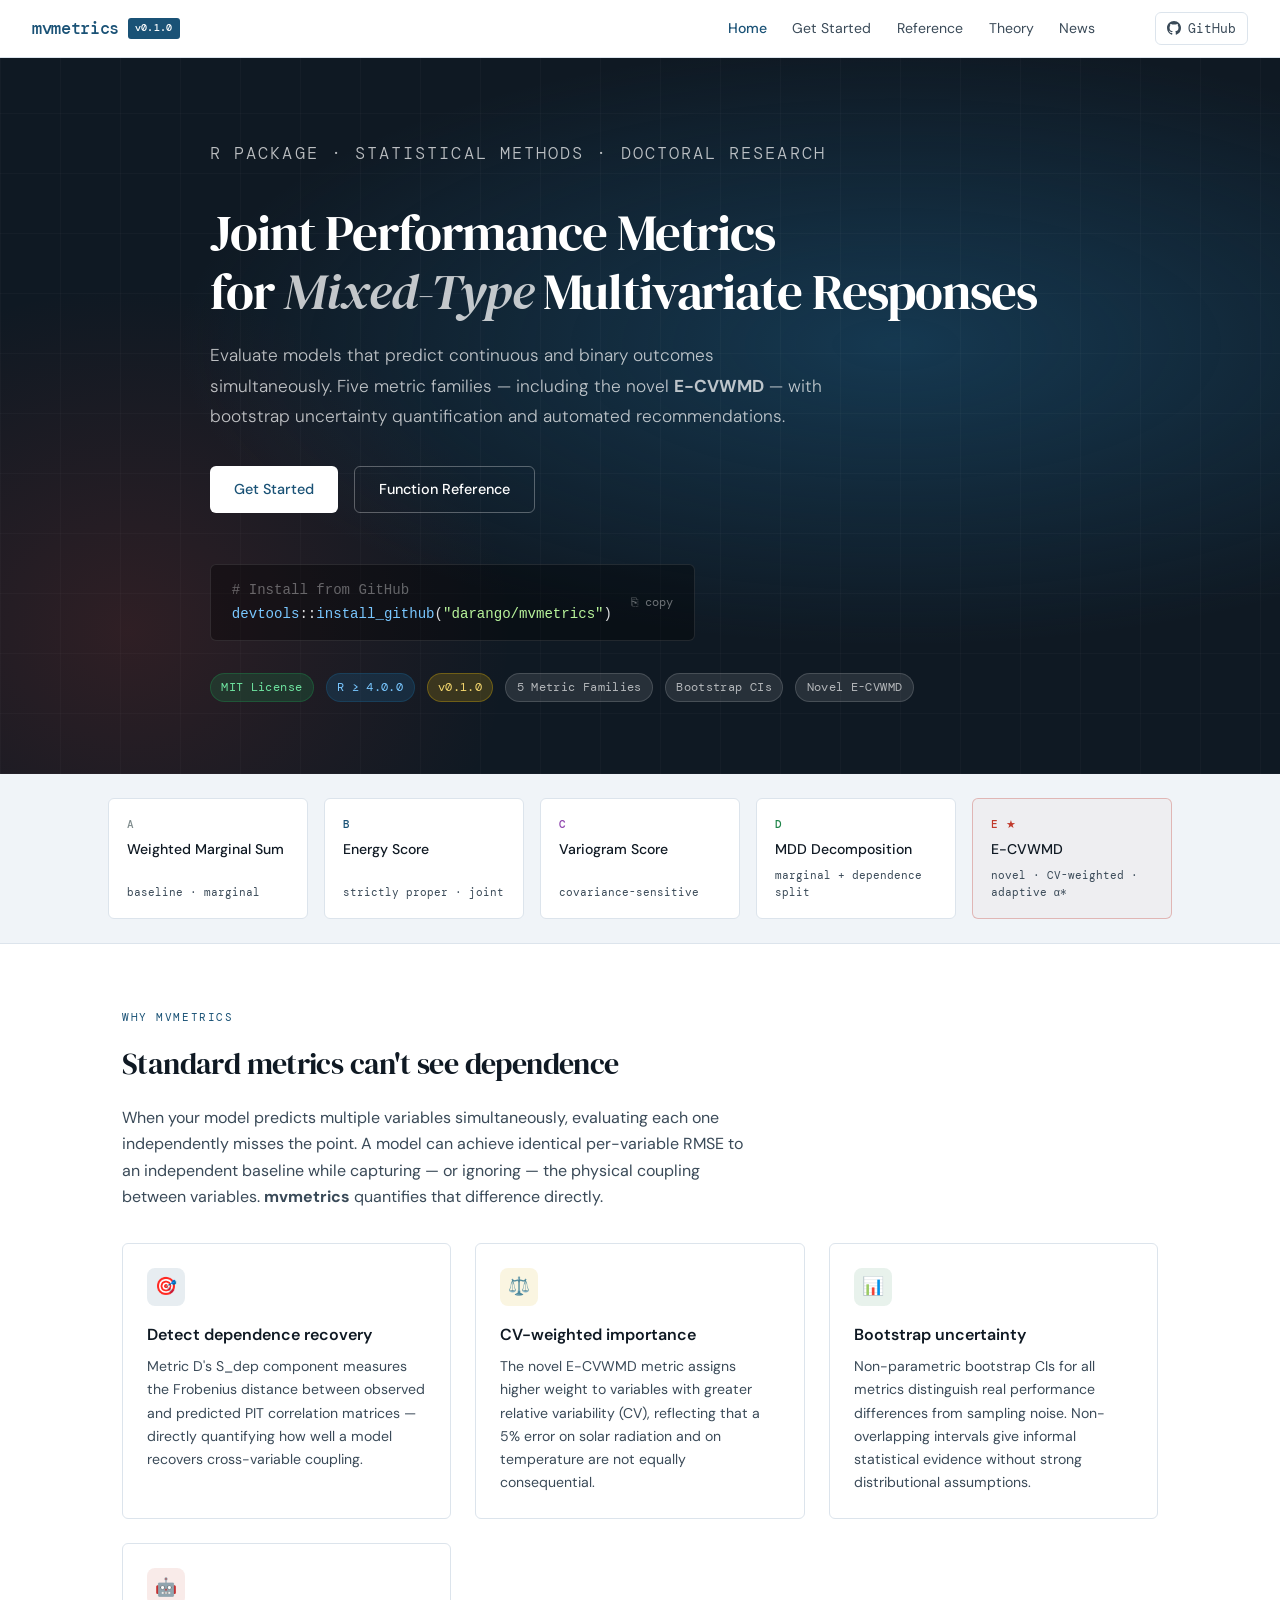
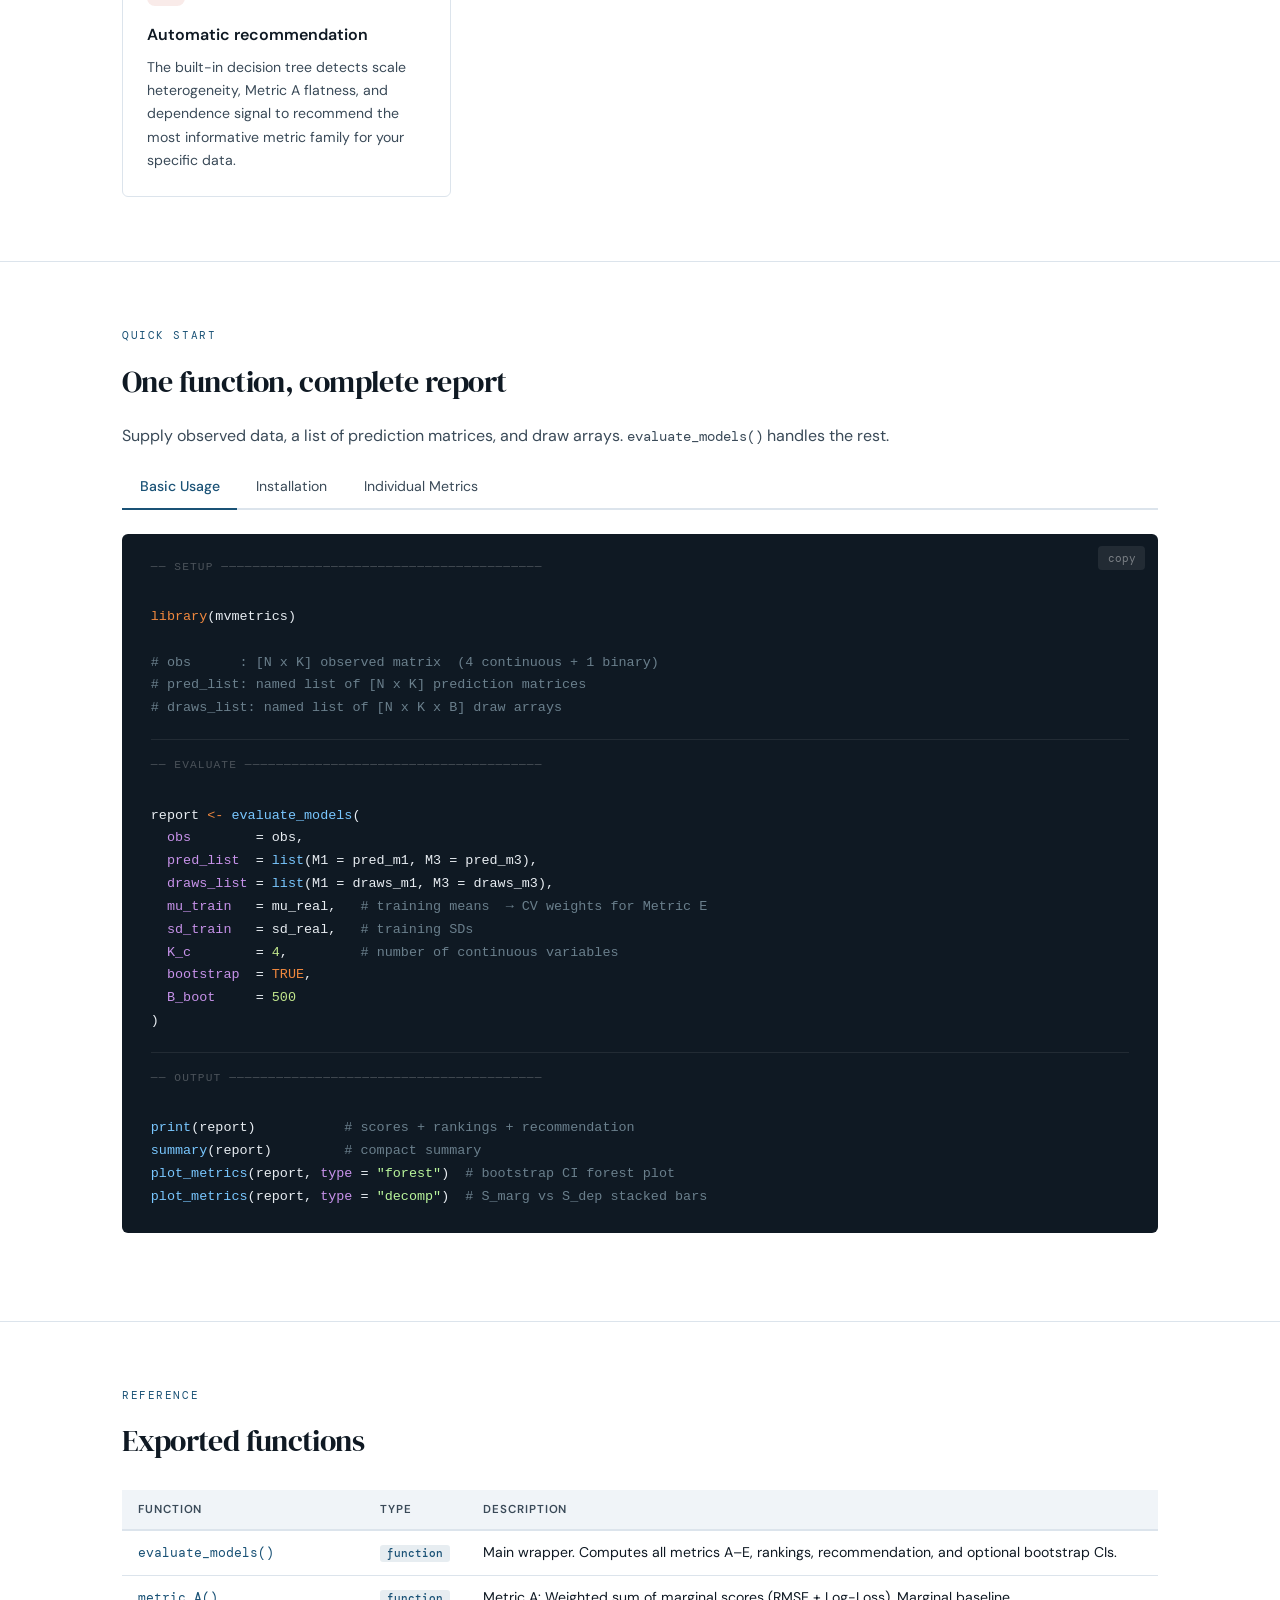
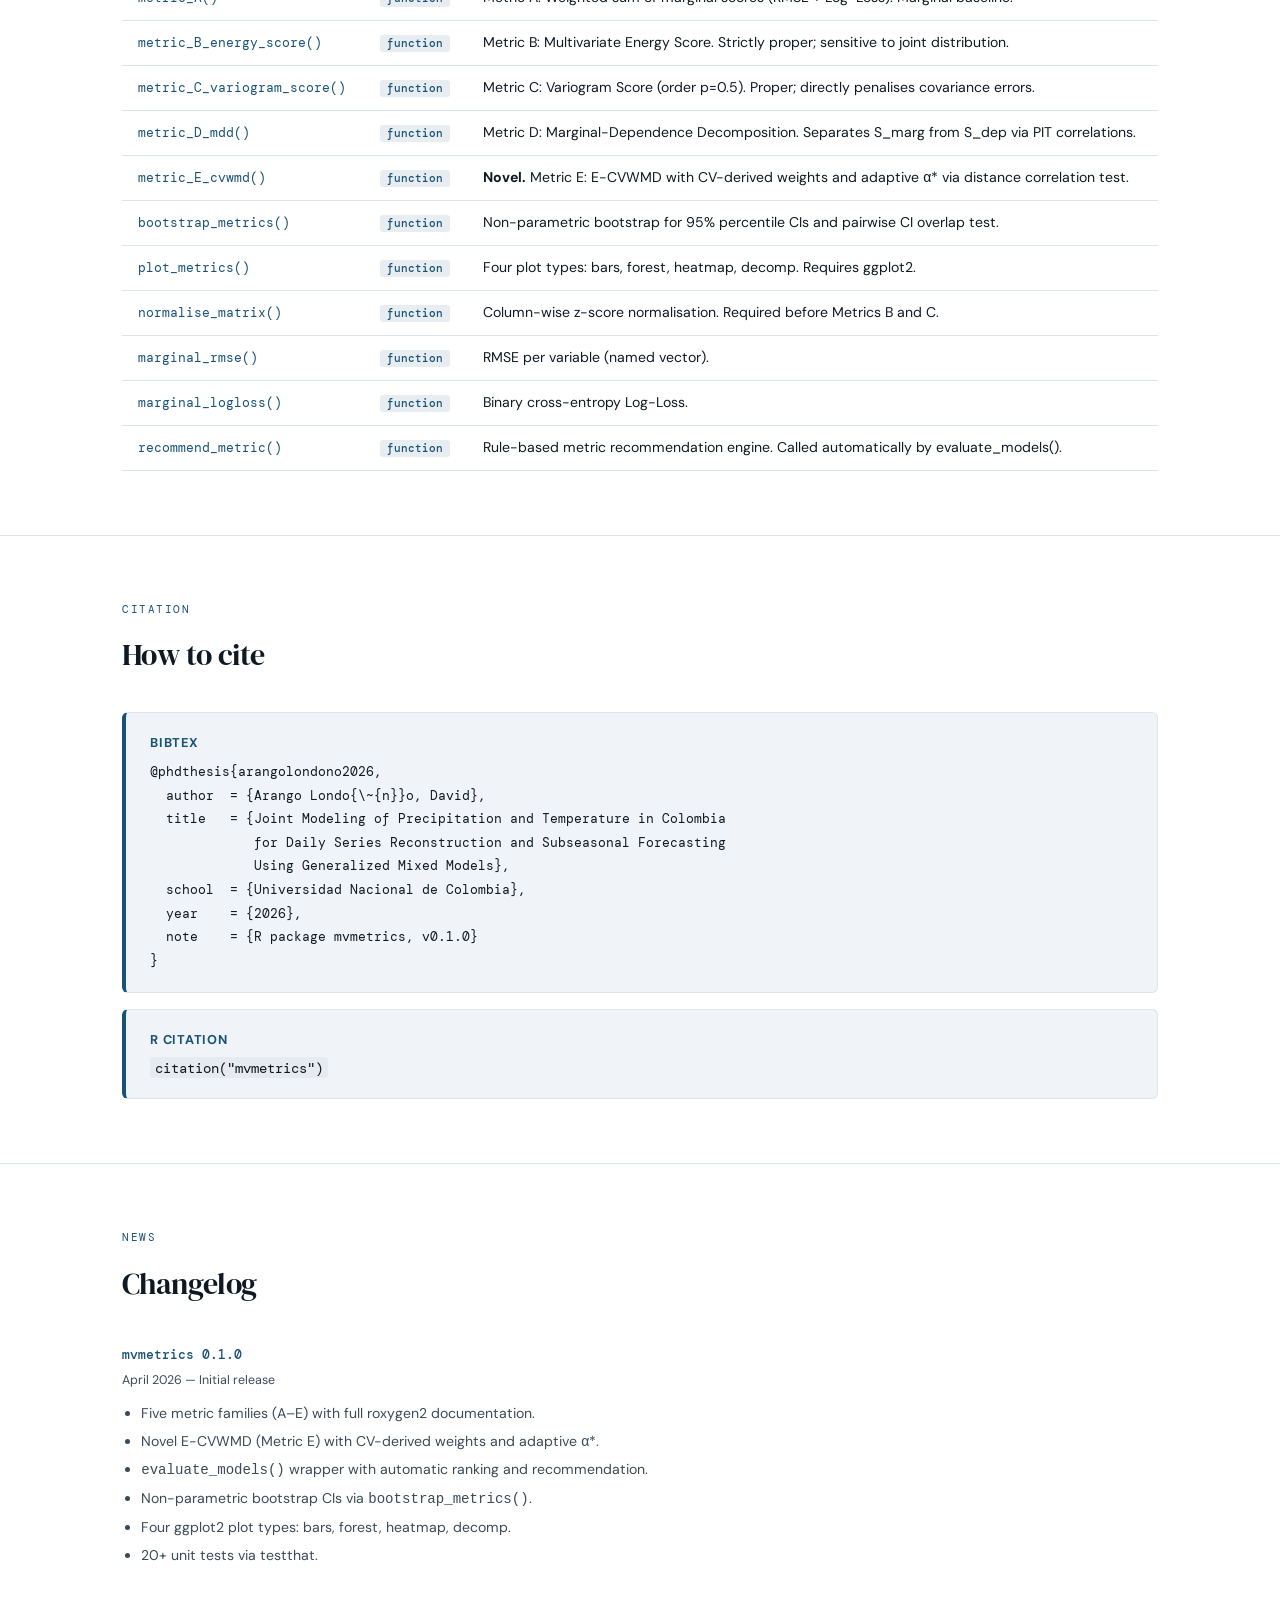
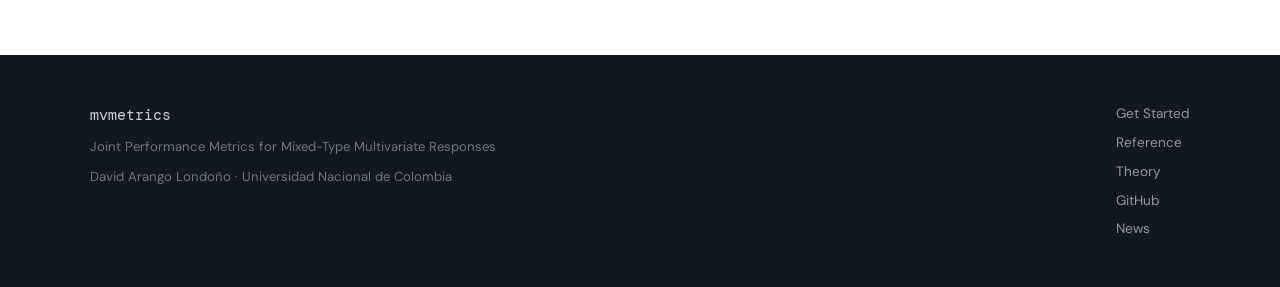
<file: docs/index.html>
<!DOCTYPE html>
<html lang="en">
<head>
<meta charset="UTF-8">
<meta name="viewport" content="width=device-width, initial-scale=1.0">
<title>mvmetrics — Joint Performance Metrics for Multivariate Responses</title>
<link rel="preconnect" href="https://fonts.googleapis.com">
<link href="https://fonts.googleapis.com/css2?family=DM+Serif+Display:ital@0;1&family=DM+Mono:wght@400;500&family=DM+Sans:ital,wght@0,300;0,400;0,500;0,700;1,300&display=swap" rel="stylesheet">
<style>
  :root {
    --ink:      #0f1923;
    --ink-soft: #3a4a58;
    --mist:     #f0f4f8;
    --white:    #ffffff;
    --accent:   #1a5276;
    --accent2:  #c0392b;
    --accent3:  #1e8449;
    --gold:     #d4ac0d;
    --border:   #dce4ec;
    --code-bg:  #f6f8fa;
    --mono:     'DM Mono', 'Fira Mono', monospace;
    --sans:     'DM Sans', sans-serif;
    --serif:    'DM Serif Display', Georgia, serif;
    --radius:   6px;
    --shadow:   0 2px 16px rgba(15,25,35,.09);
    --shadow-lg:0 8px 40px rgba(15,25,35,.13);
  }
  *, *::before, *::after { box-sizing: border-box; margin: 0; padding: 0; }
  html { font-size: 16px; scroll-behavior: smooth; }
  body { font-family: var(--sans); color: var(--ink); background: var(--white);
         line-height: 1.65; -webkit-font-smoothing: antialiased; }

  /* ── NAVBAR ── */
  nav {
    position: sticky; top: 0; z-index: 100;
    background: rgba(255,255,255,.95);
    backdrop-filter: blur(12px);
    border-bottom: 1px solid var(--border);
    padding: 0 2rem;
    display: flex; align-items: center; gap: 2.5rem;
    height: 58px;
  }
  .nav-brand {
    font-family: var(--mono); font-weight: 500; font-size: 1.05rem;
    color: var(--accent); text-decoration: none; letter-spacing: -.02em;
    display: flex; align-items: center; gap: .55rem;
  }
  .nav-brand .pkg-badge {
    background: var(--accent); color: #fff;
    font-size: .62rem; padding: .15rem .42rem; border-radius: 3px;
    font-family: var(--mono); letter-spacing: .04em; font-weight: 500;
  }
  .nav-links { display: flex; gap: .1rem; margin-left: auto; }
  .nav-links a {
    font-size: .88rem; color: var(--ink-soft); text-decoration: none;
    padding: .45rem .75rem; border-radius: var(--radius);
    transition: background .15s, color .15s; font-weight: 400;
  }
  .nav-links a:hover { background: var(--mist); color: var(--ink); }
  .nav-links a.active { color: var(--accent); font-weight: 500; }
  .nav-gh {
    display: flex; align-items: center; gap: .4rem;
    font-family: var(--mono); font-size: .8rem;
    color: var(--ink-soft); text-decoration: none;
    border: 1px solid var(--border); padding: .3rem .7rem;
    border-radius: var(--radius); transition: border-color .15s, color .15s;
    margin-left: .5rem;
  }
  .nav-gh:hover { border-color: var(--accent); color: var(--accent); }

  /* ── HERO ── */
  .hero {
    background: var(--ink);
    background-image:
      radial-gradient(ellipse 80% 60% at 70% 40%, rgba(26,82,118,.55) 0%, transparent 70%),
      radial-gradient(ellipse 50% 80% at 10% 80%, rgba(192,57,43,.18) 0%, transparent 60%);
    color: #fff;
    padding: 5rem 2rem 4.5rem;
    position: relative; overflow: hidden;
  }
  .hero::before {
    content: '';
    position: absolute; inset: 0;
    background-image: repeating-linear-gradient(
      90deg, rgba(255,255,255,.025) 0, rgba(255,255,255,.025) 1px,
      transparent 1px, transparent 60px
    ), repeating-linear-gradient(
      0deg, rgba(255,255,255,.025) 0, rgba(255,255,255,.025) 1px,
      transparent 1px, transparent 60px
    );
    pointer-events: none;
  }
  .hero-inner { max-width: 860px; margin: 0 auto; position: relative; }
  .hero-kicker {
    font-family: var(--mono); font-size: .78rem; letter-spacing: .12em;
    color: rgba(255,255,255,.5); text-transform: uppercase; margin-bottom: 1.2rem;
  }
  .hero h1 {
    font-family: var(--serif); font-size: clamp(2rem, 5vw, 3.2rem);
    font-weight: 400; line-height: 1.15; margin-bottom: 1.2rem;
    letter-spacing: -.02em;
  }
  .hero h1 em { font-style: italic; color: rgba(255,255,255,.75); }
  .hero p {
    font-size: 1.08rem; color: rgba(255,255,255,.72); max-width: 620px;
    line-height: 1.75; margin-bottom: 2.2rem; font-weight: 300;
  }
  .hero-ctas { display: flex; gap: 1rem; flex-wrap: wrap; margin-bottom: 3.2rem; }
  .btn {
    display: inline-flex; align-items: center; gap: .5rem;
    padding: .65rem 1.5rem; border-radius: var(--radius);
    font-size: .9rem; font-weight: 500; text-decoration: none;
    transition: transform .15s, box-shadow .15s, opacity .15s;
  }
  .btn:hover { transform: translateY(-1px); box-shadow: 0 4px 16px rgba(0,0,0,.25); }
  .btn-primary { background: #fff; color: var(--accent); }
  .btn-outline { border: 1px solid rgba(255,255,255,.3); color: #fff; }
  .btn-outline:hover { background: rgba(255,255,255,.08); }
  .hero-install {
    background: rgba(0,0,0,.35); border: 1px solid rgba(255,255,255,.1);
    border-radius: var(--radius); padding: .9rem 1.3rem;
    font-family: var(--mono); font-size: .88rem; color: rgba(255,255,255,.85);
    display: inline-flex; align-items: center; gap: 1.2rem; cursor: pointer;
    transition: border-color .15s;
  }
  .hero-install:hover { border-color: rgba(255,255,255,.3); }
  .hero-install .comment { color: rgba(255,255,255,.35); }
  .hero-install .fn { color: #79c7ff; }
  .hero-install .str { color: #b9f59b; }
  .hero-copy { color: rgba(255,255,255,.4); font-size: .75rem; cursor: pointer;
               transition: color .15s; }
  .hero-copy:hover { color: rgba(255,255,255,.8); }

  /* ── BADGES ── */
  .hero-badges { display: flex; gap: .75rem; flex-wrap: wrap; margin-top: 2rem; }
  .badge {
    background: rgba(255,255,255,.1); border: 1px solid rgba(255,255,255,.15);
    color: rgba(255,255,255,.65); font-family: var(--mono); font-size: .72rem;
    padding: .25rem .65rem; border-radius: 20px; letter-spacing: .03em;
  }
  .badge.green { background: rgba(30,132,73,.25); border-color: rgba(30,132,73,.4); color: #6ee3a0; }
  .badge.blue  { background: rgba(26,82,118,.35); border-color: rgba(26,82,118,.5); color: #79c7ff; }
  .badge.amber { background: rgba(212,172,13,.2); border-color: rgba(212,172,13,.35); color: #f5d76e; }

  /* ── METRICS STRIP ── */
  .metrics-strip {
    background: var(--mist); border-bottom: 1px solid var(--border);
    padding: 1.5rem 2rem; overflow-x: auto;
  }
  .metrics-strip-inner {
    max-width: 1100px; margin: 0 auto;
    display: flex; gap: 1rem; align-items: stretch; justify-content: center;
  }
  .metric-chip {
    flex: 1; min-width: 140px; max-width: 200px;
    background: var(--white); border: 1px solid var(--border);
    border-radius: var(--radius); padding: 1rem 1.1rem;
    display: flex; flex-direction: column; gap: .3rem;
    transition: box-shadow .15s, border-color .15s;
  }
  .metric-chip:hover { box-shadow: var(--shadow); border-color: var(--accent); }
  .metric-chip .label {
    font-family: var(--mono); font-size: .7rem; font-weight: 500;
    letter-spacing: .08em; text-transform: uppercase;
  }
  .metric-chip .name { font-size: .88rem; font-weight: 500; color: var(--ink); }
  .metric-chip .tag {
    font-size: .68rem; color: var(--ink-soft); margin-top: auto;
    font-family: var(--mono);
  }
  .chip-A .label { color: #7f8c8d; }
  .chip-B .label { color: var(--accent); }
  .chip-C .label { color: #8e44ad; }
  .chip-D .label { color: var(--accent3); }
  .chip-E .label { color: var(--accent2); }
  .chip-E { border-color: rgba(192,57,43,.3); background: rgba(192,57,43,.03); }

  /* ── MAIN CONTENT ── */
  .container { max-width: 1100px; margin: 0 auto; padding: 0 2rem; }

  /* ── SECTION HEADINGS ── */
  section { padding: 4rem 0; }
  section + section { border-top: 1px solid var(--border); }
  .section-kicker {
    font-family: var(--mono); font-size: .7rem; letter-spacing: .14em;
    text-transform: uppercase; color: var(--accent); margin-bottom: .75rem;
  }
  h2 {
    font-family: var(--serif); font-size: 1.9rem; font-weight: 400;
    margin-bottom: 1rem; letter-spacing: -.02em;
  }
  h3 { font-size: 1.1rem; font-weight: 600; margin-bottom: .6rem; }
  p { color: var(--ink-soft); margin-bottom: 1rem; }

  /* ── FEATURE GRID ── */
  .feature-grid {
    display: grid; grid-template-columns: repeat(auto-fit, minmax(280px, 1fr));
    gap: 1.5rem; margin-top: 2rem;
  }
  .feature-card {
    border: 1px solid var(--border); border-radius: var(--radius);
    padding: 1.5rem; transition: box-shadow .15s, border-color .15s;
  }
  .feature-card:hover { box-shadow: var(--shadow); border-color: var(--accent); }
  .feature-icon {
    width: 38px; height: 38px; border-radius: 8px;
    display: flex; align-items: center; justify-content: center;
    font-size: 1.1rem; margin-bottom: 1rem;
  }
  .fi-blue  { background: rgba(26,82,118,.1); }
  .fi-green { background: rgba(30,132,73,.1); }
  .fi-red   { background: rgba(192,57,43,.1); }
  .fi-amber { background: rgba(212,172,13,.12); }
  .feature-card h3 { font-size: 1rem; margin-bottom: .45rem; }
  .feature-card p { font-size: .88rem; margin-bottom: 0; }

  /* ── CODE BLOCKS ── */
  .code-block {
    background: var(--ink); color: #e8edf2;
    border-radius: var(--radius); padding: 1.5rem 1.8rem;
    font-family: var(--mono); font-size: .84rem; line-height: 1.7;
    overflow-x: auto; position: relative; margin: 1.5rem 0;
  }
  .code-block .comment { color: #6a7f8c; }
  .code-block .fn      { color: #79c7ff; }
  .code-block .kw      { color: #f0883e; }
  .code-block .str     { color: #b9f59b; }
  .code-block .num     { color: #c3e88d; }
  .code-block .arg     { color: #c792ea; }
  .code-block .section {
    color: rgba(255,255,255,.25); font-size: .7rem;
    letter-spacing: .1em; text-transform: uppercase;
    display: block; margin: 1.2rem 0 .4rem;
    border-top: 1px solid rgba(255,255,255,.08); padding-top: 1rem;
  }
  .code-block .section:first-child { margin-top: 0; border-top: none; padding-top: 0; }
  pre code { display: block; }
  .copy-btn {
    position: absolute; top: .8rem; right: .8rem;
    background: rgba(255,255,255,.08); border: none; color: rgba(255,255,255,.4);
    font-family: var(--mono); font-size: .7rem; padding: .3rem .6rem;
    border-radius: 4px; cursor: pointer; transition: background .15s, color .15s;
  }
  .copy-btn:hover { background: rgba(255,255,255,.15); color: #fff; }

  /* ── QUICK START TABS ── */
  .tabs { display: flex; gap: .1rem; border-bottom: 2px solid var(--border);
          margin-bottom: 1.5rem; }
  .tab {
    padding: .6rem 1.1rem; font-size: .88rem; cursor: pointer;
    border-bottom: 2px solid transparent; margin-bottom: -2px;
    color: var(--ink-soft); transition: color .15s, border-color .15s;
    font-weight: 400;
  }
  .tab.active { color: var(--accent); border-color: var(--accent); font-weight: 500; }
  .tab-panel { display: none; }
  .tab-panel.active { display: block; }

  /* ── REFERENCE TABLE ── */
  .ref-table { width: 100%; border-collapse: collapse; margin-top: 1.5rem; font-size: .88rem; }
  .ref-table th {
    text-align: left; padding: .6rem 1rem; background: var(--mist);
    font-size: .72rem; letter-spacing: .08em; text-transform: uppercase;
    font-weight: 600; color: var(--ink-soft); border-bottom: 2px solid var(--border);
  }
  .ref-table td { padding: .65rem 1rem; border-bottom: 1px solid var(--border); }
  .ref-table tr:hover td { background: var(--mist); }
  .ref-table td:first-child {
    font-family: var(--mono); font-size: .82rem; color: var(--accent);
  }
  .ref-table td a { color: var(--accent); text-decoration: none; }
  .ref-table td a:hover { text-decoration: underline; }
  .badge-type {
    font-family: var(--mono); font-size: .66rem; padding: .15rem .45rem;
    border-radius: 3px; font-weight: 500;
  }
  .bt-fn   { background: rgba(26,82,118,.1); color: var(--accent); }
  .bt-cl   { background: rgba(30,132,73,.1); color: var(--accent3); }
  .bt-data { background: rgba(212,172,13,.12); color: #7d6608; }

  /* ── THEORY SECTION ── */
  .metric-detail-grid {
    display: grid; grid-template-columns: 1fr 1fr; gap: 2rem; margin-top: 2rem;
  }
  @media (max-width: 720px) { .metric-detail-grid { grid-template-columns: 1fr; } }
  .metric-detail {
    border: 1px solid var(--border); border-radius: var(--radius);
    padding: 1.5rem; position: relative; overflow: hidden;
  }
  .metric-detail::before {
    content: attr(data-letter);
    position: absolute; right: 1rem; top: .5rem;
    font-family: var(--serif); font-size: 4rem; font-weight: 400;
    opacity: .06; line-height: 1;
  }
  .metric-detail h3 { font-size: .95rem; margin-bottom: .5rem; }
  .metric-detail .formula {
    font-family: var(--mono); font-size: .78rem;
    background: var(--code-bg); padding: .6rem .9rem;
    border-radius: 4px; margin: .8rem 0; line-height: 1.8;
    border-left: 3px solid var(--border); color: var(--ink-soft);
  }
  .metric-detail p { font-size: .86rem; margin-bottom: .5rem; }
  .prop-tags { display: flex; gap: .5rem; flex-wrap: wrap; margin-top: .8rem; }
  .prop-tag {
    font-size: .68rem; font-family: var(--mono); padding: .15rem .5rem;
    border-radius: 12px; border: 1px solid;
  }
  .pt-proper { color: var(--accent3); border-color: var(--accent3);
               background: rgba(30,132,73,.06); }
  .pt-dep    { color: var(--accent); border-color: var(--accent);
               background: rgba(26,82,118,.06); }
  .pt-novel  { color: var(--accent2); border-color: var(--accent2);
               background: rgba(192,57,43,.06); }
  .pt-robust { color: #7d6608; border-color: #c7ae47; background: rgba(212,172,13,.07); }
  .md-E { border-color: rgba(192,57,43,.3); }

  /* ── CITATION ── */
  .citation-box {
    background: var(--mist); border: 1px solid var(--border);
    border-left: 4px solid var(--accent);
    border-radius: var(--radius); padding: 1.2rem 1.5rem; margin-top: 2rem;
    font-size: .86rem;
  }
  .citation-box strong { display: block; margin-bottom: .4rem; font-size: .8rem;
    letter-spacing: .06em; text-transform: uppercase; color: var(--accent); }
  .citation-box code { font-family: var(--mono); background: rgba(0,0,0,.04);
    padding: .1rem .3rem; border-radius: 3px; }

  /* ── NEWS SECTION ── */
  .news-item { padding: 1.2rem 0; border-bottom: 1px solid var(--border); }
  .news-item:last-child { border-bottom: none; }
  .news-version {
    font-family: var(--mono); font-size: .8rem; color: var(--accent);
    font-weight: 500; margin-bottom: .3rem;
  }
  .news-date { font-size: .78rem; color: var(--ink-soft); margin-bottom: .7rem; }
  .news-item ul { padding-left: 1.2rem; }
  .news-item li { font-size: .88rem; color: var(--ink-soft); margin-bottom: .3rem; }

  /* ── FOOTER ── */
  footer {
    background: var(--ink); color: rgba(255,255,255,.45);
    padding: 3rem 2rem; margin-top: 0;
  }
  .footer-inner {
    max-width: 1100px; margin: 0 auto;
    display: flex; justify-content: space-between; align-items: start;
    flex-wrap: wrap; gap: 2rem;
  }
  footer .pkg-name { font-family: var(--mono); color: rgba(255,255,255,.8);
    font-size: .95rem; margin-bottom: .5rem; }
  footer p { font-size: .82rem; margin-bottom: 0; color: rgba(255,255,255,.4); }
  footer a { color: rgba(255,255,255,.55); text-decoration: none; }
  footer a:hover { color: #fff; }
  .footer-links { display: flex; flex-direction: column; gap: .4rem; }
  .footer-links a { font-size: .85rem; }

  /* ── RESPONSIVE ── */
  @media (max-width: 640px) {
    nav { gap: 1rem; padding: 0 1rem; }
    .nav-links { display: none; }
    .hero { padding: 3rem 1.2rem 3rem; }
    .container { padding: 0 1.2rem; }
    section { padding: 2.5rem 0; }
  }

  /* ── ANIMATIONS ── */
  @keyframes fadeUp {
    from { opacity: 0; transform: translateY(18px); }
    to   { opacity: 1; transform: translateY(0); }
  }
  .hero-inner > * { animation: fadeUp .55s ease both; }
  .hero-inner > *:nth-child(1) { animation-delay: .05s; }
  .hero-inner > *:nth-child(2) { animation-delay: .12s; }
  .hero-inner > *:nth-child(3) { animation-delay: .2s; }
  .hero-inner > *:nth-child(4) { animation-delay: .27s; }
  .hero-inner > *:nth-child(5) { animation-delay: .33s; }
</style>
</head>
<body>

<!-- ── NAVBAR ── -->
<nav>
  <a class="nav-brand" href="index.html">
    <span>mvmetrics</span>
    <span class="pkg-badge">v0.1.0</span>
  </a>
  <div class="nav-links">
    <a href="index.html" class="active">Home</a>
    <a href="articles/get-started.html">Get Started</a>
    <a href="reference/index.html">Reference</a>
    <a href="articles/theory.html">Theory</a>
    <a href="news/index.html">News</a>
  </div>
  <a class="nav-gh" href="https://github.com/darango/mvmetrics" target="_blank">
    <svg width="14" height="14" viewBox="0 0 16 16" fill="currentColor">
      <path d="M8 0C3.58 0 0 3.58 0 8c0 3.54 2.29 6.53 5.47 7.59.4.07.55-.17.55-.38 0-.19-.01-.82-.01-1.49-2.01.37-2.53-.49-2.69-.94-.09-.23-.48-.94-.82-1.13-.28-.15-.68-.52-.01-.53.63-.01 1.08.58 1.23.82.72 1.21 1.87.87 2.33.66.07-.52.28-.87.51-1.07-1.78-.2-3.64-.89-3.64-3.95 0-.87.31-1.59.82-2.15-.08-.2-.36-1.02.08-2.12 0 0 .67-.21 2.2.82.64-.18 1.32-.27 2-.27.68 0 1.36.09 2 .27 1.53-1.04 2.2-.82 2.2-.82.44 1.1.16 1.92.08 2.12.51.56.82 1.27.82 2.15 0 3.07-1.87 3.75-3.65 3.95.29.25.54.73.54 1.48 0 1.07-.01 1.93-.01 2.2 0 .21.15.46.55.38A8.013 8.013 0 0016 8c0-4.42-3.58-8-8-8z"/>
    </svg>
    GitHub
  </a>
</nav>

<!-- ── HERO ── -->
<header class="hero">
  <div class="hero-inner">
    <p class="hero-kicker">R Package · Statistical Methods · Doctoral Research</p>
    <h1>Joint Performance Metrics<br>for <em>Mixed-Type</em> Multivariate Responses</h1>
    <p>Evaluate models that predict continuous and binary outcomes simultaneously.
       Five metric families — including the novel <strong>E-CVWMD</strong> — with
       bootstrap uncertainty quantification and automated recommendations.</p>
    <div class="hero-ctas">
      <a class="btn btn-primary" href="articles/get-started.html">Get Started</a>
      <a class="btn btn-outline" href="reference/index.html">Function Reference</a>
    </div>
    <div class="hero-install" onclick="copyInstall(this)">
      <code>
        <span class="comment"># Install from GitHub</span><br>
        <span class="fn">devtools</span>::<span class="fn">install_github</span>(<span class="str">"darango/mvmetrics"</span>)
      </code>
      <span class="hero-copy" title="Copy to clipboard">⎘ copy</span>
    </div>
    <div class="hero-badges">
      <span class="badge green">MIT License</span>
      <span class="badge blue">R ≥ 4.0.0</span>
      <span class="badge amber">v0.1.0</span>
      <span class="badge">5 Metric Families</span>
      <span class="badge">Bootstrap CIs</span>
      <span class="badge">Novel E-CVWMD</span>
    </div>
  </div>
</header>

<!-- ── METRICS STRIP ── -->
<div class="metrics-strip">
  <div class="metrics-strip-inner">
    <div class="metric-chip chip-A">
      <span class="label">A</span>
      <span class="name">Weighted Marginal Sum</span>
      <span class="tag">baseline · marginal</span>
    </div>
    <div class="metric-chip chip-B">
      <span class="label">B</span>
      <span class="name">Energy Score</span>
      <span class="tag">strictly proper · joint</span>
    </div>
    <div class="metric-chip chip-C">
      <span class="label">C</span>
      <span class="name">Variogram Score</span>
      <span class="tag">covariance-sensitive</span>
    </div>
    <div class="metric-chip chip-D">
      <span class="label">D</span>
      <span class="name">MDD Decomposition</span>
      <span class="tag">marginal + dependence split</span>
    </div>
    <div class="metric-chip chip-E">
      <span class="label">E ★</span>
      <span class="name">E-CVWMD</span>
      <span class="tag">novel · CV-weighted · adaptive α*</span>
    </div>
  </div>
</div>

<!-- ── MAIN ── -->
<main>

<!-- WHY mvmetrics -->
<section>
  <div class="container">
    <p class="section-kicker">Why mvmetrics</p>
    <h2>Standard metrics can't see dependence</h2>
    <p style="max-width:640px">When your model predicts multiple variables simultaneously,
    evaluating each one independently misses the point. A model can achieve identical
    per-variable RMSE to an independent baseline while capturing — or ignoring —
    the physical coupling between variables. <strong>mvmetrics</strong> quantifies
    that difference directly.</p>
    <div class="feature-grid">
      <div class="feature-card">
        <div class="feature-icon fi-blue">🎯</div>
        <h3>Detect dependence recovery</h3>
        <p>Metric D's S_dep component measures the Frobenius distance between
        observed and predicted PIT correlation matrices — directly quantifying
        how well a model recovers cross-variable coupling.</p>
      </div>
      <div class="feature-card">
        <div class="feature-icon fi-amber">⚖️</div>
        <h3>CV-weighted importance</h3>
        <p>The novel E-CVWMD metric assigns higher weight to variables with
        greater relative variability (CV), reflecting that a 5% error on
        solar radiation and on temperature are not equally consequential.</p>
      </div>
      <div class="feature-card">
        <div class="feature-icon fi-green">📊</div>
        <h3>Bootstrap uncertainty</h3>
        <p>Non-parametric bootstrap CIs for all metrics distinguish real
        performance differences from sampling noise. Non-overlapping intervals
        give informal statistical evidence without strong distributional assumptions.</p>
      </div>
      <div class="feature-card">
        <div class="feature-icon fi-red">🤖</div>
        <h3>Automatic recommendation</h3>
        <p>The built-in decision tree detects scale heterogeneity, Metric A
        flatness, and dependence signal to recommend the most informative
        metric family for your specific data.</p>
      </div>
    </div>
  </div>
</section>

<!-- QUICK START -->
<section>
  <div class="container">
    <p class="section-kicker">Quick Start</p>
    <h2>One function, complete report</h2>
    <p>Supply observed data, a list of prediction matrices, and draw arrays.
       <code style="font-family:var(--mono);font-size:.9em">evaluate_models()</code>
       handles the rest.</p>

    <div class="tabs">
      <div class="tab active" onclick="switchTab(event,'tab-basic')">Basic Usage</div>
      <div class="tab" onclick="switchTab(event,'tab-install')">Installation</div>
      <div class="tab" onclick="switchTab(event,'tab-individual')">Individual Metrics</div>
    </div>

    <div id="tab-basic" class="tab-panel active">
      <div class="code-block">
        <button class="copy-btn" onclick="copyCode(this)">copy</button>
<pre><code><span class="section">── Setup ─────────────────────────────────────────</span>
<span class="kw">library</span>(mvmetrics)

<span class="comment"># obs      : [N x K] observed matrix  (4 continuous + 1 binary)</span>
<span class="comment"># pred_list: named list of [N x K] prediction matrices</span>
<span class="comment"># draws_list: named list of [N x K x B] draw arrays</span>
<span class="section">── Evaluate ──────────────────────────────────────</span>
report <span class="kw">&lt;-</span> <span class="fn">evaluate_models</span>(
  <span class="arg">obs</span>        = obs,
  <span class="arg">pred_list</span>  = <span class="fn">list</span>(M1 = pred_m1, M3 = pred_m3),
  <span class="arg">draws_list</span> = <span class="fn">list</span>(M1 = draws_m1, M3 = draws_m3),
  <span class="arg">mu_train</span>   = mu_real,   <span class="comment"># training means  → CV weights for Metric E</span>
  <span class="arg">sd_train</span>   = sd_real,   <span class="comment"># training SDs</span>
  <span class="arg">K_c</span>        = <span class="num">4</span>,         <span class="comment"># number of continuous variables</span>
  <span class="arg">bootstrap</span>  = <span class="kw">TRUE</span>,
  <span class="arg">B_boot</span>     = <span class="num">500</span>
)
<span class="section">── Output ────────────────────────────────────────</span>
<span class="fn">print</span>(report)           <span class="comment"># scores + rankings + recommendation</span>
<span class="fn">summary</span>(report)         <span class="comment"># compact summary</span>
<span class="fn">plot_metrics</span>(report, <span class="arg">type</span> = <span class="str">"forest"</span>)  <span class="comment"># bootstrap CI forest plot</span>
<span class="fn">plot_metrics</span>(report, <span class="arg">type</span> = <span class="str">"decomp"</span>)  <span class="comment"># S_marg vs S_dep stacked bars</span></code></pre>
      </div>
    </div>

    <div id="tab-install" class="tab-panel">
      <div class="code-block">
        <button class="copy-btn" onclick="copyCode(this)">copy</button>
<pre><code><span class="comment"># Option 1 — from GitHub (recommended)</span>
<span class="fn">install.packages</span>(<span class="str">"devtools"</span>)
devtools::<span class="fn">install_github</span>(<span class="str">"darango/mvmetrics"</span>)

<span class="comment"># Option 2 — from local source</span>
devtools::<span class="fn">document</span>(<span class="str">"path/to/mvmetrics"</span>)
devtools::<span class="fn">install</span>(<span class="str">"path/to/mvmetrics"</span>)

<span class="comment"># Suggested dependencies for full functionality</span>
<span class="fn">install.packages</span>(<span class="fn">c</span>(<span class="str">"energy"</span>, <span class="str">"ggplot2"</span>, <span class="str">"MASS"</span>))</code></pre>
      </div>
    </div>

    <div id="tab-individual" class="tab-panel">
      <div class="code-block">
        <button class="copy-btn" onclick="copyCode(this)">copy</button>
<pre><code><span class="comment"># Marginal metrics per variable</span>
<span class="fn">marginal_rmse</span>(obs[, <span class="num">1</span>:<span class="num">4</span>], pred[, <span class="num">1</span>:<span class="num">4</span>])
<span class="fn">marginal_logloss</span>(obs[, <span class="num">5</span>], pred[, <span class="num">5</span>])

<span class="comment"># Normalise before Metrics B and C</span>
obs_norm <span class="kw">&lt;-</span> <span class="fn">normalise_matrix</span>(obs[, <span class="num">1</span>:<span class="num">4</span>], mu_train, sd_train)

<span class="comment"># Metric B — Energy Score (strictly proper)</span>
<span class="fn">metric_B_energy_score</span>(obs_norm, draws_norm)

<span class="comment"># Metric D — MDD decomposition, alpha sensitivity</span>
<span class="kw">for</span> (a <span class="kw">in</span> <span class="fn">c</span>(<span class="num">0.3</span>, <span class="num">0.5</span>, <span class="num">0.7</span>)) {
  res <span class="kw">&lt;-</span> <span class="fn">metric_D_mdd</span>(obs, pred, draws, <span class="arg">K_c</span>=<span class="num">4</span>, <span class="arg">alpha</span>=a)
  <span class="fn">cat</span>(res$S_dep, <span class="str">"\n"</span>)
}

<span class="comment"># Metric E — E-CVWMD (novel, CV-weighted)</span>
<span class="fn">metric_E_cvwmd</span>(obs, pred, draws,
               <span class="arg">mu_train</span> = mu_real, <span class="arg">sd_train</span> = sd_real,
               <span class="arg">K_c</span> = <span class="num">4</span>, <span class="arg">run_dcor</span> = <span class="kw">TRUE</span>)</code></pre>
      </div>
    </div>
  </div>
</section>

<!-- FUNCTION REFERENCE -->
<section>
  <div class="container">
    <p class="section-kicker">Reference</p>
    <h2>Exported functions</h2>
    <table class="ref-table">
      <thead>
        <tr>
          <th>Function</th>
          <th>Type</th>
          <th>Description</th>
        </tr>
      </thead>
      <tbody>
        <tr>
          <td><a href="reference/evaluate_models.html">evaluate_models()</a></td>
          <td><span class="badge-type bt-fn">function</span></td>
          <td>Main wrapper. Computes all metrics A–E, rankings, recommendation, and optional bootstrap CIs.</td>
        </tr>
        <tr>
          <td><a href="reference/metric_A.html">metric_A()</a></td>
          <td><span class="badge-type bt-fn">function</span></td>
          <td>Metric A: Weighted sum of marginal scores (RMSE + Log-Loss). Marginal baseline.</td>
        </tr>
        <tr>
          <td><a href="reference/metric_B_energy_score.html">metric_B_energy_score()</a></td>
          <td><span class="badge-type bt-fn">function</span></td>
          <td>Metric B: Multivariate Energy Score. Strictly proper; sensitive to joint distribution.</td>
        </tr>
        <tr>
          <td><a href="reference/metric_C_variogram_score.html">metric_C_variogram_score()</a></td>
          <td><span class="badge-type bt-fn">function</span></td>
          <td>Metric C: Variogram Score (order p=0.5). Proper; directly penalises covariance errors.</td>
        </tr>
        <tr>
          <td><a href="reference/metric_D_mdd.html">metric_D_mdd()</a></td>
          <td><span class="badge-type bt-fn">function</span></td>
          <td>Metric D: Marginal-Dependence Decomposition. Separates S_marg from S_dep via PIT correlations.</td>
        </tr>
        <tr>
          <td><a href="reference/metric_E_cvwmd.html">metric_E_cvwmd()</a></td>
          <td><span class="badge-type bt-fn">function</span></td>
          <td><strong>Novel.</strong> Metric E: E-CVWMD with CV-derived weights and adaptive α* via distance correlation test.</td>
        </tr>
        <tr>
          <td><a href="reference/bootstrap_metrics.html">bootstrap_metrics()</a></td>
          <td><span class="badge-type bt-fn">function</span></td>
          <td>Non-parametric bootstrap for 95% percentile CIs and pairwise CI overlap test.</td>
        </tr>
        <tr>
          <td><a href="reference/plot_metrics.html">plot_metrics()</a></td>
          <td><span class="badge-type bt-fn">function</span></td>
          <td>Four plot types: bars, forest, heatmap, decomp. Requires ggplot2.</td>
        </tr>
        <tr>
          <td><a href="reference/normalise_matrix.html">normalise_matrix()</a></td>
          <td><span class="badge-type bt-fn">function</span></td>
          <td>Column-wise z-score normalisation. Required before Metrics B and C.</td>
        </tr>
        <tr>
          <td><a href="reference/marginal_rmse.html">marginal_rmse()</a></td>
          <td><span class="badge-type bt-fn">function</span></td>
          <td>RMSE per variable (named vector).</td>
        </tr>
        <tr>
          <td><a href="reference/marginal_logloss.html">marginal_logloss()</a></td>
          <td><span class="badge-type bt-fn">function</span></td>
          <td>Binary cross-entropy Log-Loss.</td>
        </tr>
        <tr>
          <td><a href="reference/recommend_metric.html">recommend_metric()</a></td>
          <td><span class="badge-type bt-fn">function</span></td>
          <td>Rule-based metric recommendation engine. Called automatically by evaluate_models().</td>
        </tr>
      </tbody>
    </table>
  </div>
</section>

<!-- CITATION -->
<section>
  <div class="container">
    <p class="section-kicker">Citation</p>
    <h2>How to cite</h2>
    <div class="citation-box">
      <strong>BibTeX</strong>
<pre style="font-family:var(--mono);font-size:.82rem;line-height:1.8;white-space:pre-wrap">@phdthesis{arangolondono2026,
  author  = {Arango Londo{\~{n}}o, David},
  title   = {Joint Modeling of Precipitation and Temperature in Colombia
             for Daily Series Reconstruction and Subseasonal Forecasting
             Using Generalized Mixed Models},
  school  = {Universidad Nacional de Colombia},
  year    = {2026},
  note    = {R package mvmetrics, v0.1.0}
}</pre>
    </div>
    <div class="citation-box" style="margin-top:1rem">
      <strong>R Citation</strong>
      <code>citation("mvmetrics")</code>
    </div>
  </div>
</section>

<!-- NEWS -->
<section>
  <div class="container">
    <p class="section-kicker">News</p>
    <h2>Changelog</h2>
    <div class="news-item">
      <div class="news-version">mvmetrics 0.1.0</div>
      <div class="news-date">April 2026 — Initial release</div>
      <ul>
        <li>Five metric families (A–E) with full roxygen2 documentation.</li>
        <li>Novel E-CVWMD (Metric E) with CV-derived weights and adaptive α*.</li>
        <li><code>evaluate_models()</code> wrapper with automatic ranking and recommendation.</li>
        <li>Non-parametric bootstrap CIs via <code>bootstrap_metrics()</code>.</li>
        <li>Four ggplot2 plot types: bars, forest, heatmap, decomp.</li>
        <li>20+ unit tests via testthat.</li>
      </ul>
    </div>
  </div>
</section>

</main>

<footer>
  <div class="footer-inner">
    <div>
      <div class="pkg-name">mvmetrics</div>
      <p>Joint Performance Metrics for Mixed-Type Multivariate Responses</p>
      <p style="margin-top:.5rem">David Arango Londoño · Universidad Nacional de Colombia</p>
    </div>
    <div class="footer-links">
      <a href="articles/get-started.html">Get Started</a>
      <a href="reference/index.html">Reference</a>
      <a href="articles/theory.html">Theory</a>
      <a href="https://github.com/darango/mvmetrics">GitHub</a>
      <a href="news/index.html">News</a>
    </div>
  </div>
</footer>

<script>
function switchTab(e, id) {
  document.querySelectorAll('.tab').forEach(t => t.classList.remove('active'));
  document.querySelectorAll('.tab-panel').forEach(p => p.classList.remove('active'));
  e.target.classList.add('active');
  document.getElementById(id).classList.add('active');
}
function copyCode(btn) {
  const code = btn.nextElementSibling.textContent;
  navigator.clipboard.writeText(code).then(() => {
    btn.textContent = 'copied!';
    setTimeout(() => btn.textContent = 'copy', 1500);
  });
}
function copyInstall(el) {
  const text = `devtools::install_github("darango/mvmetrics")`;
  navigator.clipboard.writeText(text).then(() => {
    const btn = el.querySelector('.hero-copy');
    btn.textContent = '✓ copied';
    setTimeout(() => btn.textContent = '⎘ copy', 1500);
  });
}
</script>
</body>
</html>
</file>
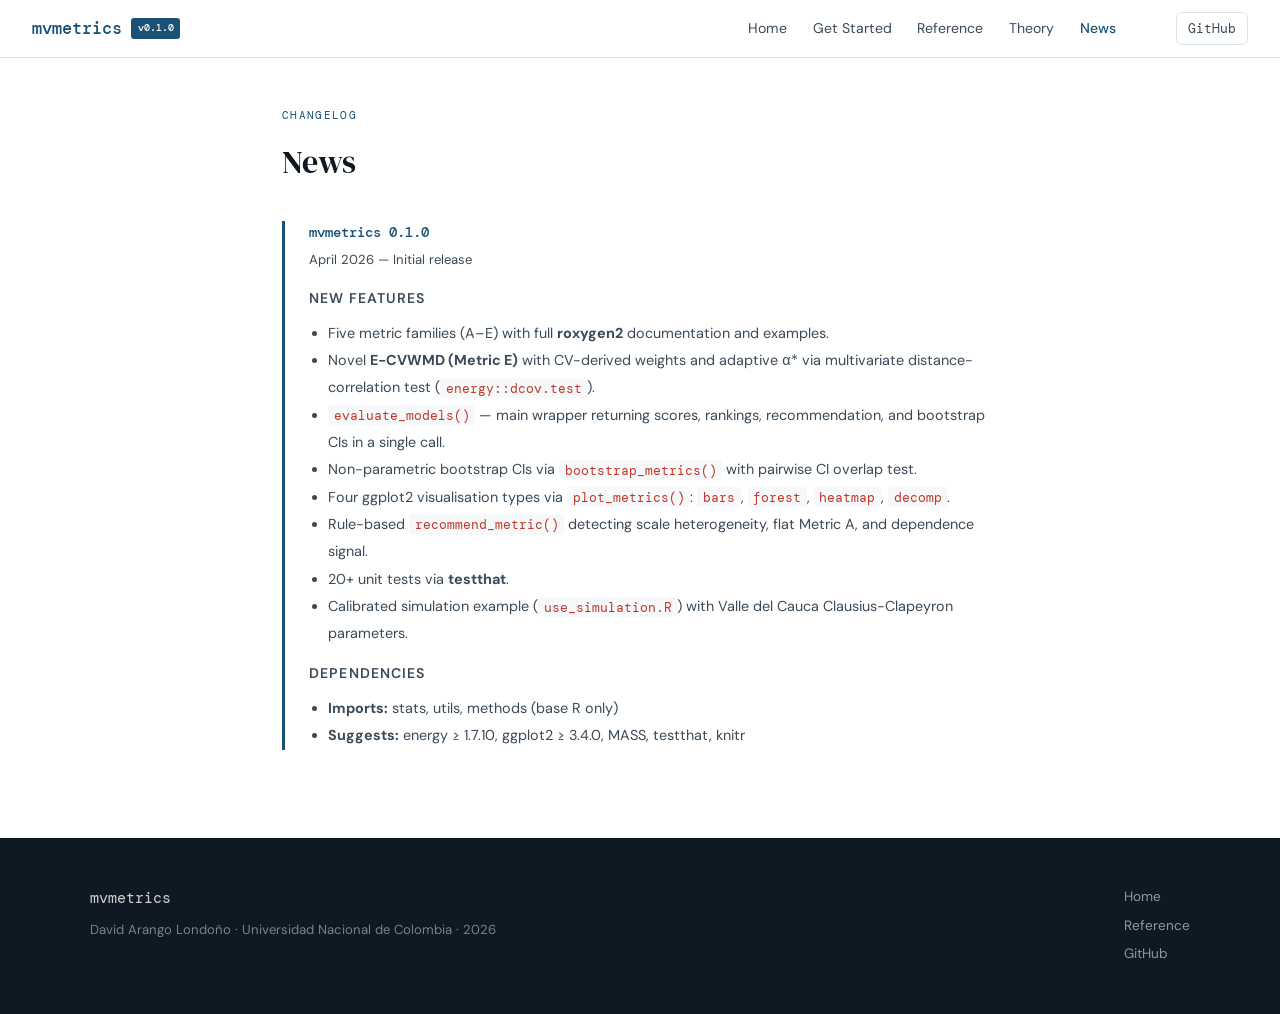
<file: docs/news/index.html>
<!DOCTYPE html>
<html lang="en">
<head>
<meta charset="UTF-8">
<meta name="viewport" content="width=device-width, initial-scale=1.0">
<title>News — mvmetrics</title>
<link href="https://fonts.googleapis.com/css2?family=DM+Serif+Display:ital@0;1&family=DM+Mono:wght@400;500&family=DM+Sans:ital,wght@0,300;0,400;0,500;0,700;1,300&display=swap" rel="stylesheet">
<link rel="stylesheet" href="../shared.css">
</head>
<body>
<nav>
  <a class="nav-brand" href="../index.html"><span>mvmetrics</span><span class="pkg-badge">v0.1.0</span></a>
  <div class="nav-links">
    <a href="../index.html">Home</a>
    <a href="../articles/get-started.html">Get Started</a>
    <a href="../reference/index.html">Reference</a>
    <a href="../articles/theory.html">Theory</a>
    <a href="index.html" class="active">News</a>
  </div>
  <a class="nav-gh" href="https://github.com/darango/mvmetrics" target="_blank">GitHub</a>
</nav>

<div style="max-width:780px;margin:0 auto;padding:3rem 2rem">
  <p class="art-kicker">Changelog</p>
  <h1 style="font-family:var(--serif);font-size:2rem;font-weight:400;margin-bottom:2rem">News</h1>

  <div style="border-left:3px solid var(--accent);padding-left:1.5rem;margin-bottom:2.5rem">
    <div style="font-family:var(--mono);font-size:.9rem;color:var(--accent);font-weight:500;margin-bottom:.25rem">
      mvmetrics 0.1.0
    </div>
    <div style="font-size:.82rem;color:var(--ink-soft);margin-bottom:1rem">April 2026 — Initial release</div>
    <h3 style="font-size:.88rem;text-transform:uppercase;letter-spacing:.08em;color:var(--ink-soft);margin-bottom:.6rem;font-weight:600">New features</h3>
    <ul style="padding-left:1.2rem;color:var(--ink-soft);font-size:.9rem;line-height:1.9">
      <li>Five metric families (A–E) with full <strong>roxygen2</strong> documentation and examples.</li>
      <li>Novel <strong>E-CVWMD (Metric E)</strong> with CV-derived weights and adaptive α* via multivariate distance-correlation test (<code>energy::dcov.test</code>).</li>
      <li><code>evaluate_models()</code> — main wrapper returning scores, rankings, recommendation, and bootstrap CIs in a single call.</li>
      <li>Non-parametric bootstrap CIs via <code>bootstrap_metrics()</code> with pairwise CI overlap test.</li>
      <li>Four ggplot2 visualisation types via <code>plot_metrics()</code>: <code>bars</code>, <code>forest</code>, <code>heatmap</code>, <code>decomp</code>.</li>
      <li>Rule-based <code>recommend_metric()</code> detecting scale heterogeneity, flat Metric A, and dependence signal.</li>
      <li>20+ unit tests via <strong>testthat</strong>.</li>
      <li>Calibrated simulation example (<code>use_simulation.R</code>) with Valle del Cauca Clausius-Clapeyron parameters.</li>
    </ul>
    <h3 style="font-size:.88rem;text-transform:uppercase;letter-spacing:.08em;color:var(--ink-soft);margin:.9rem 0 .6rem;font-weight:600">Dependencies</h3>
    <ul style="padding-left:1.2rem;color:var(--ink-soft);font-size:.9rem;line-height:1.9">
      <li><strong>Imports:</strong> stats, utils, methods (base R only)</li>
      <li><strong>Suggests:</strong> energy ≥ 1.7.10, ggplot2 ≥ 3.4.0, MASS, testthat, knitr</li>
    </ul>
  </div>
</div>

<footer>
  <div class="footer-inner">
    <div><div class="pkg-name">mvmetrics</div>
      <p>David Arango Londoño · Universidad Nacional de Colombia · 2026</p></div>
    <div class="footer-links">
      <a href="../index.html">Home</a>
      <a href="../reference/index.html">Reference</a>
      <a href="https://github.com/darango/mvmetrics">GitHub</a>
    </div>
  </div>
</footer>
</body>
</html>
</file>
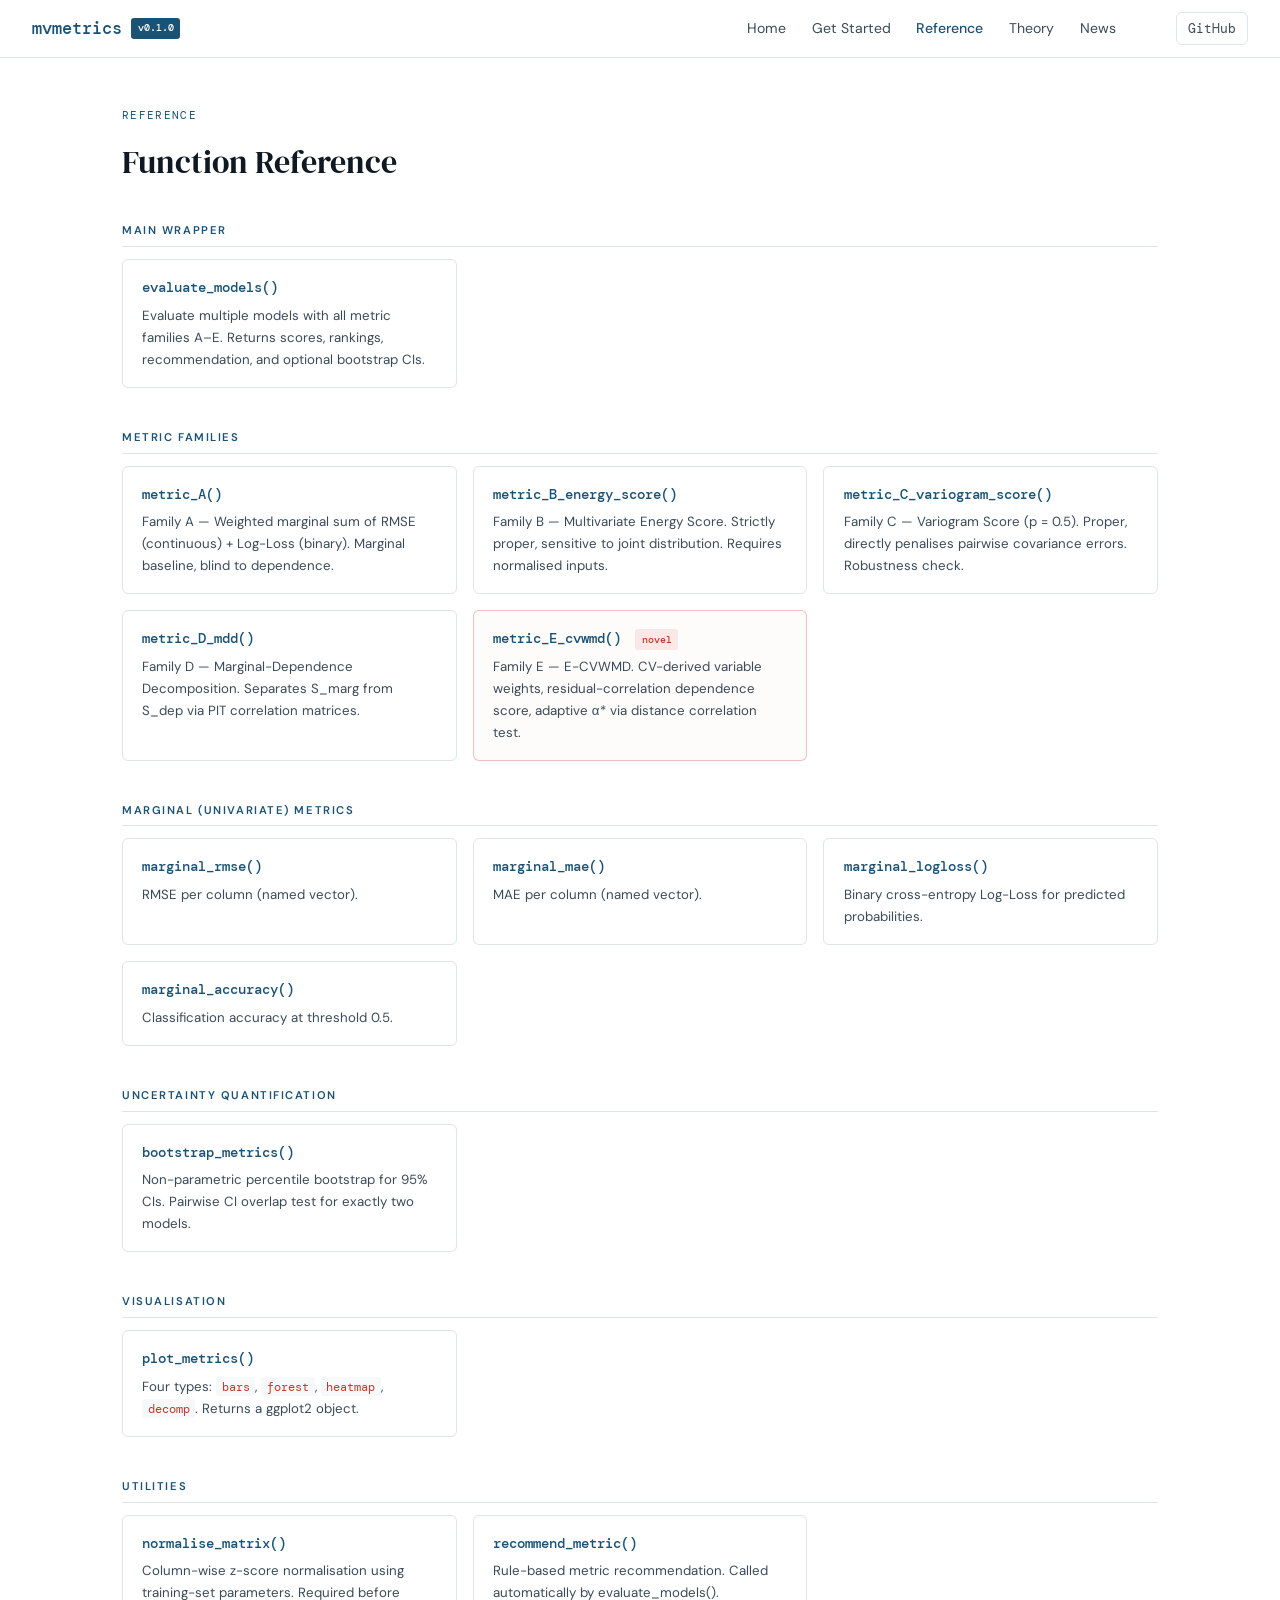
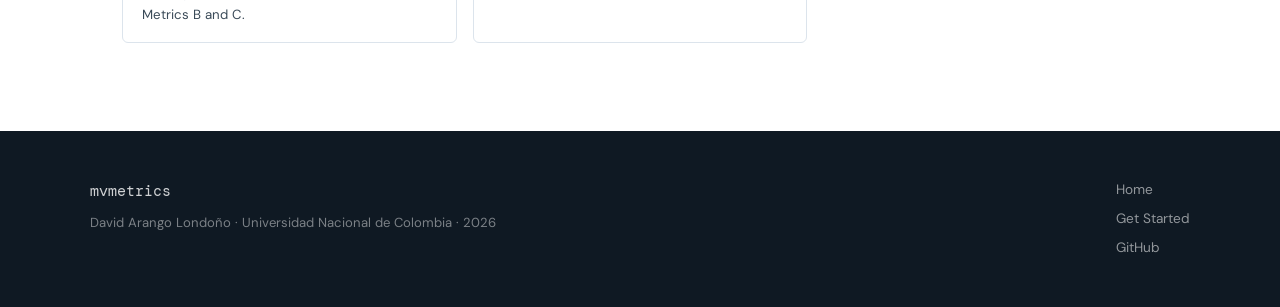
<file: docs/reference/index.html>
<!DOCTYPE html>
<html lang="en">
<head>
<meta charset="UTF-8">
<meta name="viewport" content="width=device-width, initial-scale=1.0">
<title>Function Reference — mvmetrics</title>
<link href="https://fonts.googleapis.com/css2?family=DM+Serif+Display:ital@0;1&family=DM+Mono:wght@400;500&family=DM+Sans:ital,wght@0,300;0,400;0,500;0,700;1,300&display=swap" rel="stylesheet">
<link rel="stylesheet" href="../shared.css">
<style>
  .ref-section { margin-bottom: 2.5rem; }
  .ref-section h3 { font-size: .7rem; letter-spacing: .14em; text-transform: uppercase;
    color: var(--accent); font-weight: 600; margin-bottom: .75rem;
    padding-bottom: .4rem; border-bottom: 1px solid var(--border); }
  .ref-grid { display: grid; grid-template-columns: repeat(auto-fill, minmax(300px,1fr)); gap: 1rem; }
  .ref-card { border: 1px solid var(--border); border-radius: var(--radius);
    padding: 1rem 1.2rem; transition: box-shadow .15s, border-color .15s; }
  .ref-card:hover { box-shadow: var(--shadow); border-color: var(--accent); }
  .ref-card .fn { font-family: var(--mono); font-size: .88rem; color: var(--accent);
    font-weight: 500; margin-bottom: .35rem; }
  .ref-card a { text-decoration: none; color: inherit; }
  .ref-card p { font-size: .83rem; color: var(--ink-soft); margin: 0; }
  .novel-tag { display: inline-block; background: rgba(192,57,43,.1); color: var(--accent2);
    font-family: var(--mono); font-size: .65rem; padding: .1rem .4rem;
    border-radius: 3px; margin-left: .4rem; vertical-align: middle; }
</style>
</head>
<body>
<nav>
  <a class="nav-brand" href="../index.html"><span>mvmetrics</span><span class="pkg-badge">v0.1.0</span></a>
  <div class="nav-links">
    <a href="../index.html">Home</a>
    <a href="../articles/get-started.html">Get Started</a>
    <a href="index.html" class="active">Reference</a>
    <a href="../articles/theory.html">Theory</a>
    <a href="../news/index.html">News</a>
  </div>
  <a class="nav-gh" href="https://github.com/darango/mvmetrics" target="_blank">GitHub</a>
</nav>

<div style="max-width:1100px;margin:0 auto;padding:3rem 2rem">
  <p class="art-kicker">Reference</p>
  <h1 style="font-family:var(--serif);font-size:2rem;font-weight:400;margin-bottom:2rem">Function Reference</h1>

  <!-- MAIN WRAPPER -->
  <div class="ref-section">
    <h3>Main wrapper</h3>
    <div class="ref-grid">
      <div class="ref-card">
        <a href="evaluate_models.html">
          <div class="fn">evaluate_models()</div>
          <p>Evaluate multiple models with all metric families A–E. Returns scores, rankings, recommendation, and optional bootstrap CIs.</p>
        </a>
      </div>
    </div>
  </div>

  <!-- METRIC FAMILIES -->
  <div class="ref-section">
    <h3>Metric families</h3>
    <div class="ref-grid">
      <div class="ref-card">
        <a href="metric_A.html">
          <div class="fn">metric_A()</div>
          <p>Family A — Weighted marginal sum of RMSE (continuous) + Log-Loss (binary). Marginal baseline, blind to dependence.</p>
        </a>
      </div>
      <div class="ref-card">
        <a href="metric_B_energy_score.html">
          <div class="fn">metric_B_energy_score()</div>
          <p>Family B — Multivariate Energy Score. Strictly proper, sensitive to joint distribution. Requires normalised inputs.</p>
        </a>
      </div>
      <div class="ref-card">
        <a href="metric_C_variogram_score.html">
          <div class="fn">metric_C_variogram_score()</div>
          <p>Family C — Variogram Score (p = 0.5). Proper, directly penalises pairwise covariance errors. Robustness check.</p>
        </a>
      </div>
      <div class="ref-card">
        <a href="metric_D_mdd.html">
          <div class="fn">metric_D_mdd()</div>
          <p>Family D — Marginal-Dependence Decomposition. Separates S_marg from S_dep via PIT correlation matrices.</p>
        </a>
      </div>
      <div class="ref-card" style="border-color:rgba(192,57,43,.3);background:rgba(192,57,43,.02)">
        <a href="metric_E_cvwmd.html">
          <div class="fn">metric_E_cvwmd() <span class="novel-tag">novel</span></div>
          <p>Family E — E-CVWMD. CV-derived variable weights, residual-correlation dependence score, adaptive α* via distance correlation test.</p>
        </a>
      </div>
    </div>
  </div>

  <!-- MARGINAL METRICS -->
  <div class="ref-section">
    <h3>Marginal (univariate) metrics</h3>
    <div class="ref-grid">
      <div class="ref-card"><a href="marginal_rmse.html">
        <div class="fn">marginal_rmse()</div>
        <p>RMSE per column (named vector).</p>
      </a></div>
      <div class="ref-card"><a href="marginal_mae.html">
        <div class="fn">marginal_mae()</div>
        <p>MAE per column (named vector).</p>
      </a></div>
      <div class="ref-card"><a href="marginal_logloss.html">
        <div class="fn">marginal_logloss()</div>
        <p>Binary cross-entropy Log-Loss for predicted probabilities.</p>
      </a></div>
      <div class="ref-card"><a href="marginal_accuracy.html">
        <div class="fn">marginal_accuracy()</div>
        <p>Classification accuracy at threshold 0.5.</p>
      </a></div>
    </div>
  </div>

  <!-- UNCERTAINTY -->
  <div class="ref-section">
    <h3>Uncertainty quantification</h3>
    <div class="ref-grid">
      <div class="ref-card"><a href="bootstrap_metrics.html">
        <div class="fn">bootstrap_metrics()</div>
        <p>Non-parametric percentile bootstrap for 95% CIs. Pairwise CI overlap test for exactly two models.</p>
      </a></div>
    </div>
  </div>

  <!-- VISUALISATION -->
  <div class="ref-section">
    <h3>Visualisation</h3>
    <div class="ref-grid">
      <div class="ref-card"><a href="plot_metrics.html">
        <div class="fn">plot_metrics()</div>
        <p>Four types: <code>bars</code>, <code>forest</code>, <code>heatmap</code>, <code>decomp</code>. Returns a ggplot2 object.</p>
      </a></div>
    </div>
  </div>

  <!-- UTILITIES -->
  <div class="ref-section">
    <h3>Utilities</h3>
    <div class="ref-grid">
      <div class="ref-card"><a href="normalise_matrix.html">
        <div class="fn">normalise_matrix()</div>
        <p>Column-wise z-score normalisation using training-set parameters. Required before Metrics B and C.</p>
      </a></div>
      <div class="ref-card"><a href="recommend_metric.html">
        <div class="fn">recommend_metric()</div>
        <p>Rule-based metric recommendation. Called automatically by evaluate_models().</p>
      </a></div>
    </div>
  </div>
</div>

<footer>
  <div class="footer-inner">
    <div><div class="pkg-name">mvmetrics</div>
      <p>David Arango Londoño · Universidad Nacional de Colombia · 2026</p></div>
    <div class="footer-links">
      <a href="../index.html">Home</a>
      <a href="../articles/get-started.html">Get Started</a>
      <a href="https://github.com/darango/mvmetrics">GitHub</a>
    </div>
  </div>
</footer>
</body>
</html>
</file>
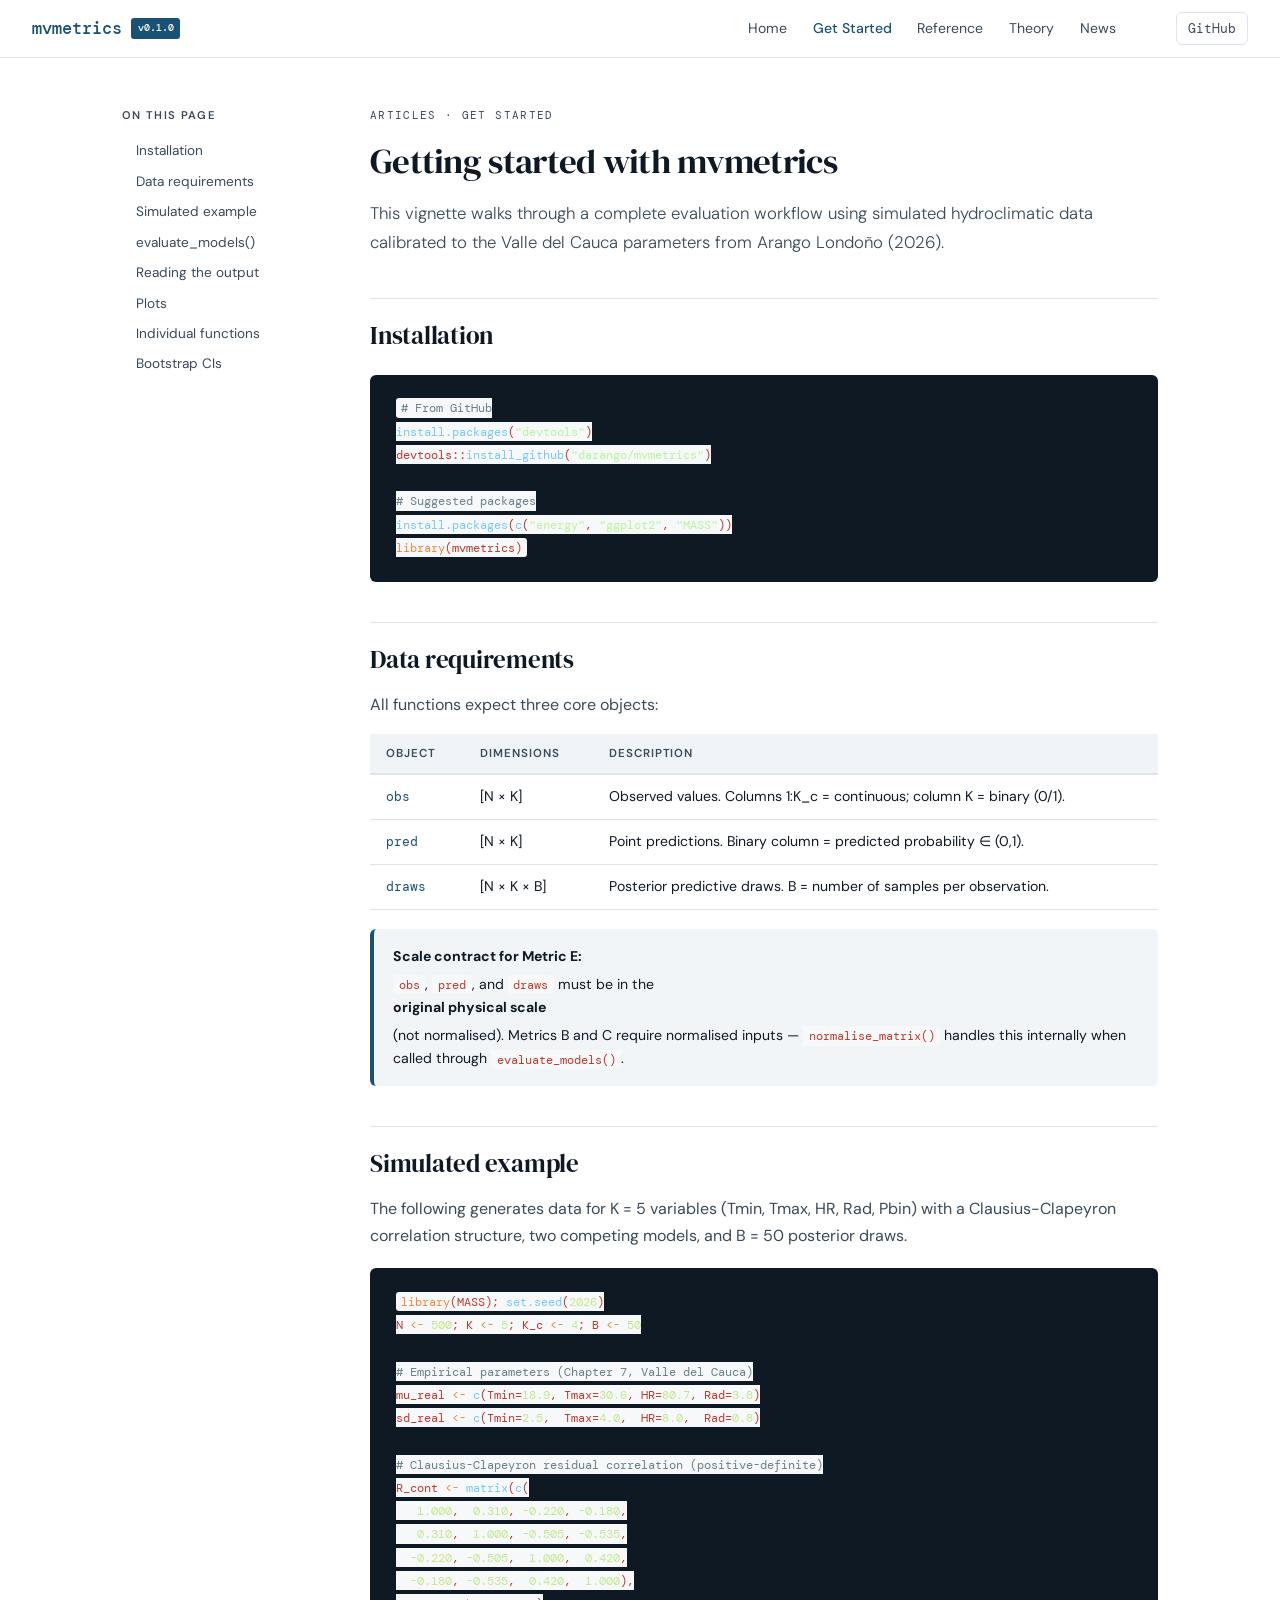
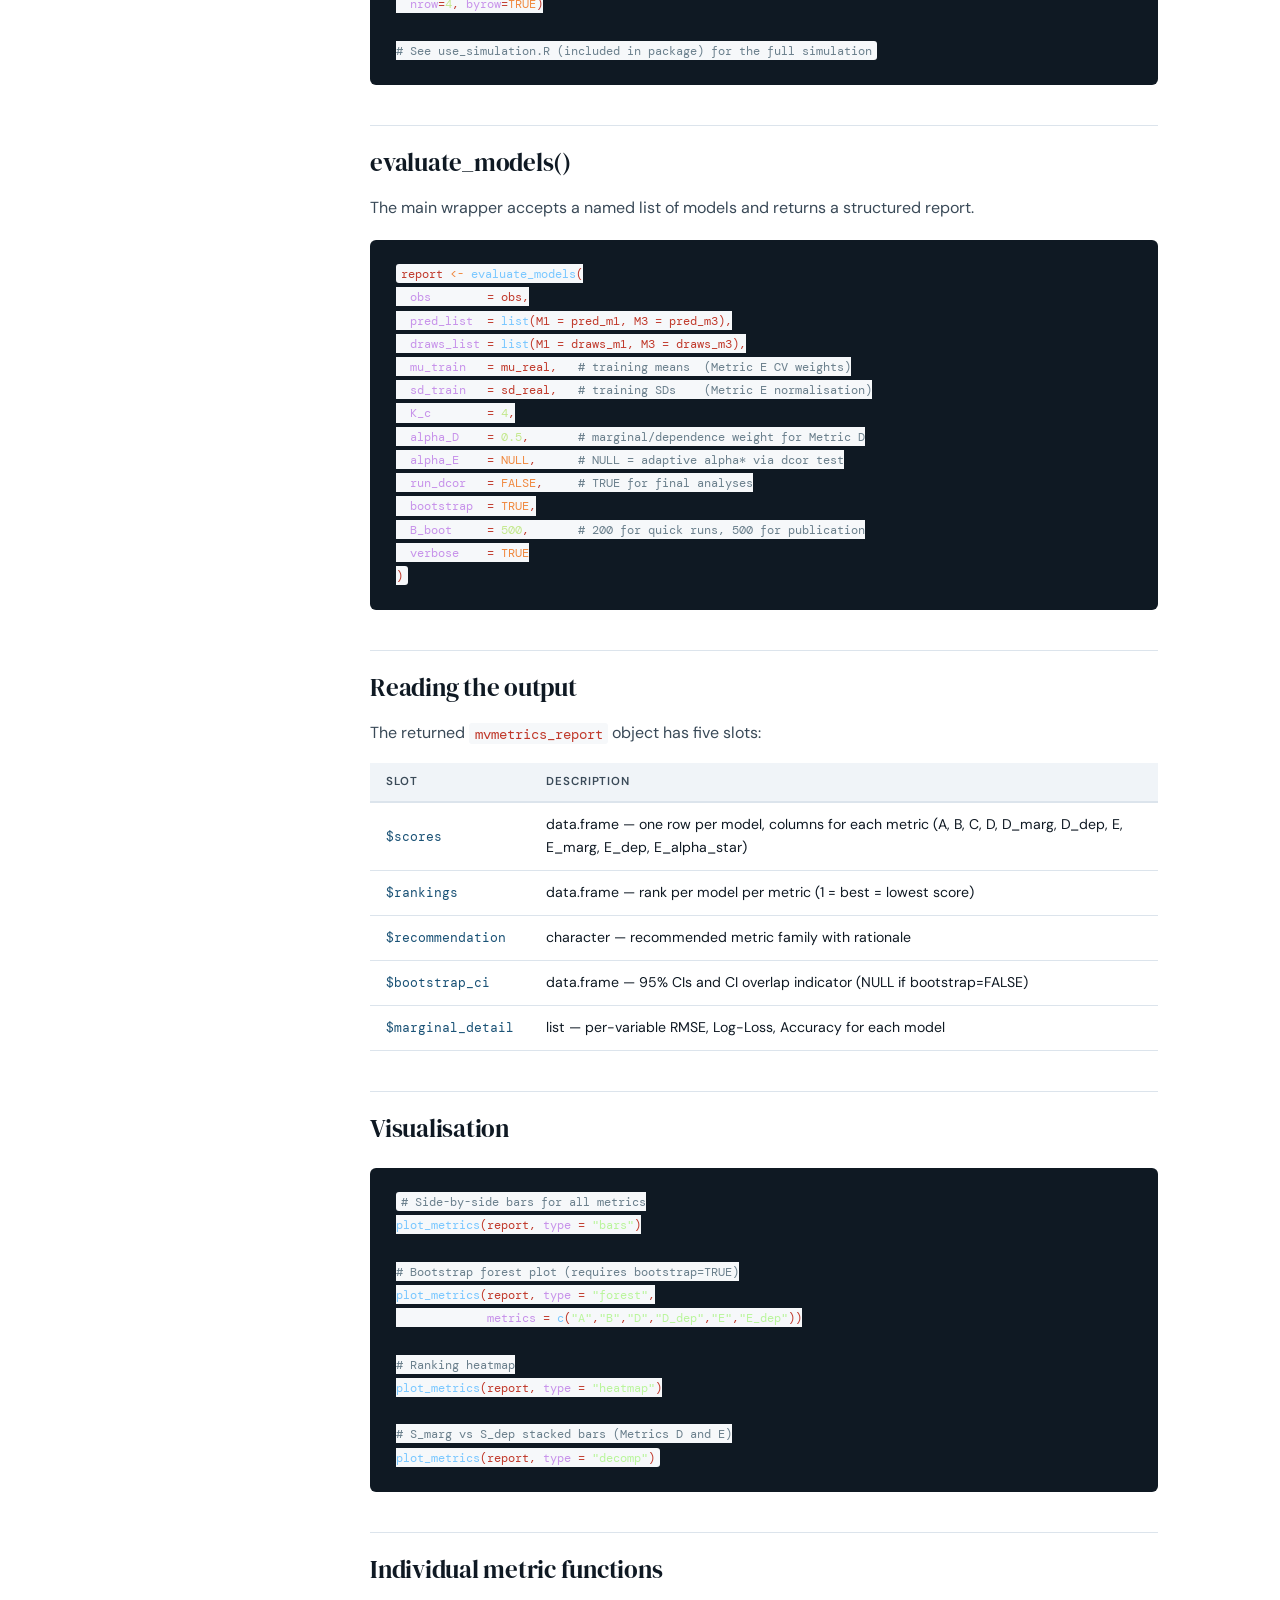
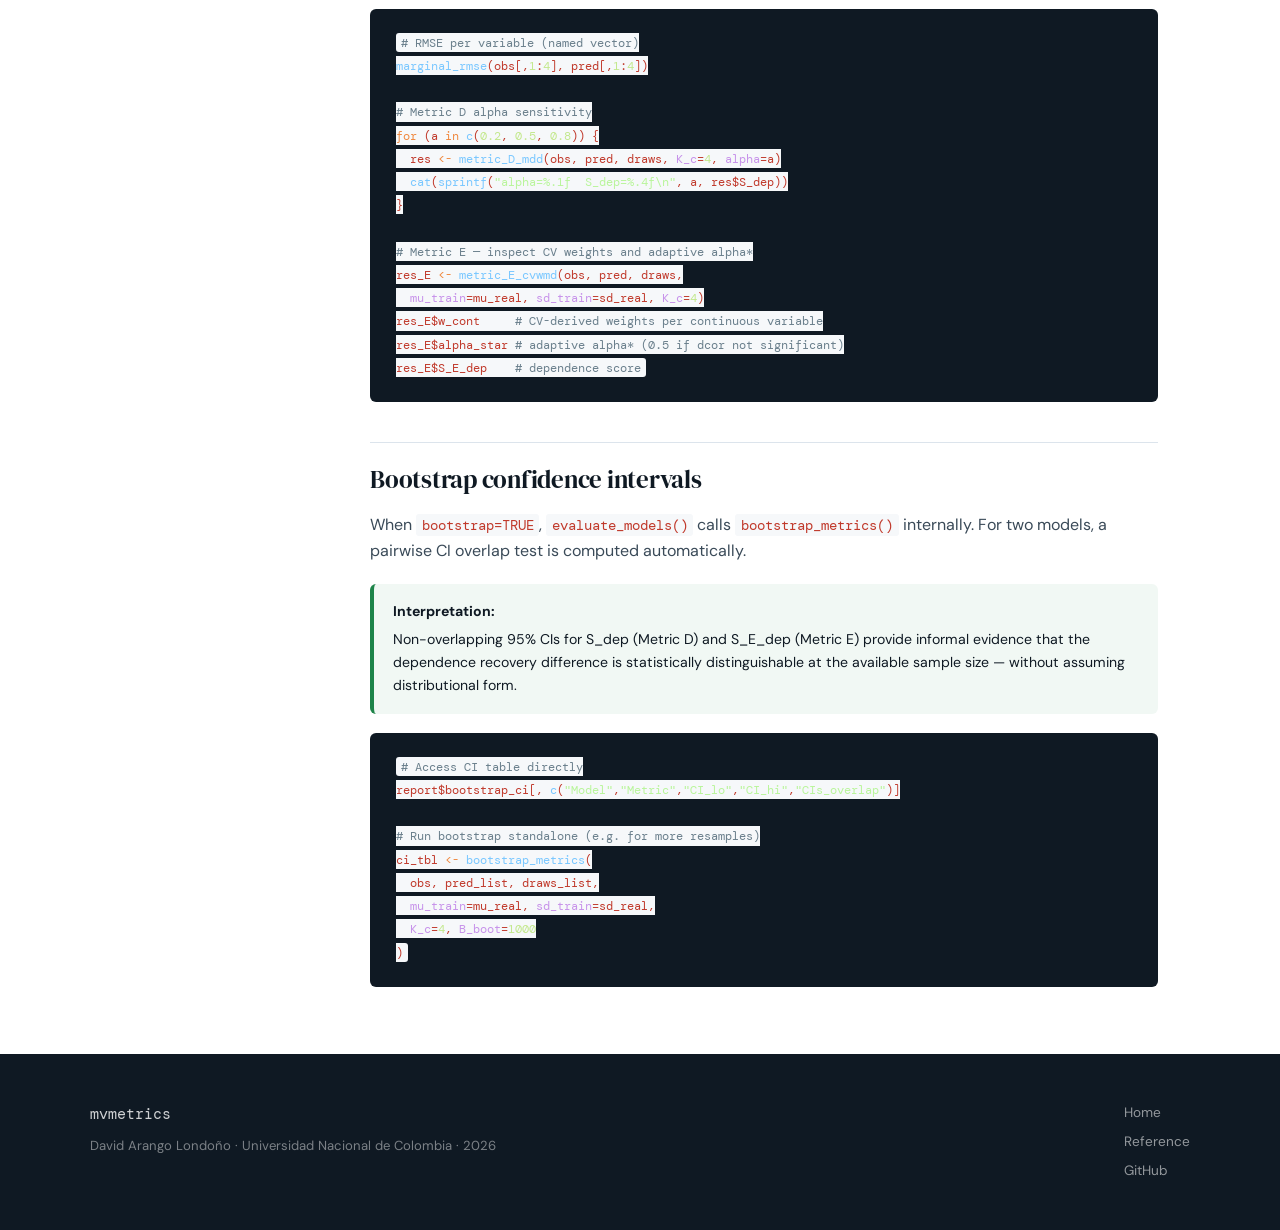
<file: docs/articles/get-started.html>
<!DOCTYPE html>
<html lang="en">
<head>
<meta charset="UTF-8">
<meta name="viewport" content="width=device-width, initial-scale=1.0">
<title>Get Started — mvmetrics</title>
<link href="https://fonts.googleapis.com/css2?family=DM+Serif+Display:ital@0;1&family=DM+Mono:wght@400;500&family=DM+Sans:ital,wght@0,300;0,400;0,500;0,700;1,300&display=swap" rel="stylesheet">
<link rel="stylesheet" href="../shared.css">
</head>
<body>
<nav>
  <a class="nav-brand" href="../index.html">
    <span>mvmetrics</span><span class="pkg-badge">v0.1.0</span>
  </a>
  <div class="nav-links">
    <a href="../index.html">Home</a>
    <a href="get-started.html" class="active">Get Started</a>
    <a href="../reference/index.html">Reference</a>
    <a href="theory.html">Theory</a>
    <a href="../news/index.html">News</a>
  </div>
  <a class="nav-gh" href="https://github.com/darango/mvmetrics" target="_blank">GitHub</a>
</nav>

<div class="article-layout">
  <aside class="sidebar">
    <p class="sidebar-head">On this page</p>
    <ul>
      <li><a href="#install">Installation</a></li>
      <li><a href="#data">Data requirements</a></li>
      <li><a href="#simulate">Simulated example</a></li>
      <li><a href="#evaluate">evaluate_models()</a></li>
      <li><a href="#output">Reading the output</a></li>
      <li><a href="#plots">Plots</a></li>
      <li><a href="#individual">Individual functions</a></li>
      <li><a href="#bootstrap">Bootstrap CIs</a></li>
    </ul>
  </aside>

  <article class="article-body">
    <p class="art-kicker">Articles · Get Started</p>
    <h1>Getting started with mvmetrics</h1>
    <p class="lead">This vignette walks through a complete evaluation workflow
    using simulated hydroclimatic data calibrated to the Valle del Cauca
    parameters from Arango Londoño (2026).</p>

    <h2 id="install">Installation</h2>
    <div class="code-block">
<pre><code><span class="comment"># From GitHub</span>
<span class="fn">install.packages</span>(<span class="str">"devtools"</span>)
devtools::<span class="fn">install_github</span>(<span class="str">"darango/mvmetrics"</span>)

<span class="comment"># Suggested packages</span>
<span class="fn">install.packages</span>(<span class="fn">c</span>(<span class="str">"energy"</span>, <span class="str">"ggplot2"</span>, <span class="str">"MASS"</span>))
<span class="kw">library</span>(mvmetrics)</code></pre>
    </div>

    <h2 id="data">Data requirements</h2>
    <p>All functions expect three core objects:</p>
    <table class="ref-table" style="margin-top:1rem">
      <thead><tr><th>Object</th><th>Dimensions</th><th>Description</th></tr></thead>
      <tbody>
        <tr><td>obs</td><td>[N × K]</td><td>Observed values. Columns 1:K_c = continuous; column K = binary (0/1).</td></tr>
        <tr><td>pred</td><td>[N × K]</td><td>Point predictions. Binary column = predicted probability ∈ (0,1).</td></tr>
        <tr><td>draws</td><td>[N × K × B]</td><td>Posterior predictive draws. B = number of samples per observation.</td></tr>
      </tbody>
    </table>
    <div class="callout callout-info">
      <strong>Scale contract for Metric E:</strong> <code>obs</code>, <code>pred</code>, and
      <code>draws</code> must be in the <strong>original physical scale</strong> (not normalised).
      Metrics B and C require normalised inputs — <code>normalise_matrix()</code> handles this
      internally when called through <code>evaluate_models()</code>.
    </div>

    <h2 id="simulate">Simulated example</h2>
    <p>The following generates data for K = 5 variables (Tmin, Tmax, HR, Rad, Pbin)
    with a Clausius-Clapeyron correlation structure, two competing models, and
    B = 50 posterior draws.</p>
    <div class="code-block">
<pre><code><span class="kw">library</span>(MASS); <span class="fn">set.seed</span>(<span class="num">2026</span>)
N <span class="kw">&lt;-</span> <span class="num">500</span>; K <span class="kw">&lt;-</span> <span class="num">5</span>; K_c <span class="kw">&lt;-</span> <span class="num">4</span>; B <span class="kw">&lt;-</span> <span class="num">50</span>

<span class="comment"># Empirical parameters (Chapter 7, Valle del Cauca)</span>
mu_real <span class="kw">&lt;-</span> <span class="fn">c</span>(Tmin=<span class="num">18.9</span>, Tmax=<span class="num">30.6</span>, HR=<span class="num">80.7</span>, Rad=<span class="num">3.8</span>)
sd_real <span class="kw">&lt;-</span> <span class="fn">c</span>(Tmin=<span class="num">2.5</span>,  Tmax=<span class="num">4.0</span>,  HR=<span class="num">8.0</span>,  Rad=<span class="num">0.8</span>)

<span class="comment"># Clausius-Clapeyron residual correlation (positive-definite)</span>
R_cont <span class="kw">&lt;-</span> <span class="fn">matrix</span>(<span class="fn">c</span>(
   <span class="num">1.000</span>,  <span class="num">0.310</span>, <span class="num">-0.220</span>, <span class="num">-0.180</span>,
   <span class="num">0.310</span>,  <span class="num">1.000</span>, <span class="num">-0.505</span>, <span class="num">-0.535</span>,
  <span class="num">-0.220</span>, <span class="num">-0.505</span>,  <span class="num">1.000</span>,  <span class="num">0.420</span>,
  <span class="num">-0.180</span>, <span class="num">-0.535</span>,  <span class="num">0.420</span>,  <span class="num">1.000</span>),
  <span class="arg">nrow</span>=<span class="num">4</span>, <span class="arg">byrow</span>=<span class="kw">TRUE</span>)

<span class="comment"># See use_simulation.R (included in package) for the full simulation</span></code></pre>
    </div>

    <h2 id="evaluate">evaluate_models()</h2>
    <p>The main wrapper accepts a named list of models and returns a structured report.</p>
    <div class="code-block">
<pre><code>report <span class="kw">&lt;-</span> <span class="fn">evaluate_models</span>(
  <span class="arg">obs</span>        = obs,
  <span class="arg">pred_list</span>  = <span class="fn">list</span>(M1 = pred_m1, M3 = pred_m3),
  <span class="arg">draws_list</span> = <span class="fn">list</span>(M1 = draws_m1, M3 = draws_m3),
  <span class="arg">mu_train</span>   = mu_real,   <span class="comment"># training means  (Metric E CV weights)</span>
  <span class="arg">sd_train</span>   = sd_real,   <span class="comment"># training SDs    (Metric E normalisation)</span>
  <span class="arg">K_c</span>        = <span class="num">4</span>,
  <span class="arg">alpha_D</span>    = <span class="num">0.5</span>,       <span class="comment"># marginal/dependence weight for Metric D</span>
  <span class="arg">alpha_E</span>    = <span class="kw">NULL</span>,      <span class="comment"># NULL = adaptive alpha* via dcor test</span>
  <span class="arg">run_dcor</span>   = <span class="kw">FALSE</span>,     <span class="comment"># TRUE for final analyses</span>
  <span class="arg">bootstrap</span>  = <span class="kw">TRUE</span>,
  <span class="arg">B_boot</span>     = <span class="num">500</span>,       <span class="comment"># 200 for quick runs, 500 for publication</span>
  <span class="arg">verbose</span>    = <span class="kw">TRUE</span>
)</code></pre>
    </div>

    <h2 id="output">Reading the output</h2>
    <p>The returned <code>mvmetrics_report</code> object has five slots:</p>
    <table class="ref-table" style="margin-top:1rem">
      <thead><tr><th>Slot</th><th>Description</th></tr></thead>
      <tbody>
        <tr><td>$scores</td><td>data.frame — one row per model, columns for each metric (A, B, C, D, D_marg, D_dep, E, E_marg, E_dep, E_alpha_star)</td></tr>
        <tr><td>$rankings</td><td>data.frame — rank per model per metric (1 = best = lowest score)</td></tr>
        <tr><td>$recommendation</td><td>character — recommended metric family with rationale</td></tr>
        <tr><td>$bootstrap_ci</td><td>data.frame — 95% CIs and CI overlap indicator (NULL if bootstrap=FALSE)</td></tr>
        <tr><td>$marginal_detail</td><td>list — per-variable RMSE, Log-Loss, Accuracy for each model</td></tr>
      </tbody>
    </table>

    <h2 id="plots">Visualisation</h2>
    <div class="code-block">
<pre><code><span class="comment"># Side-by-side bars for all metrics</span>
<span class="fn">plot_metrics</span>(report, <span class="arg">type</span> = <span class="str">"bars"</span>)

<span class="comment"># Bootstrap forest plot (requires bootstrap=TRUE)</span>
<span class="fn">plot_metrics</span>(report, <span class="arg">type</span> = <span class="str">"forest"</span>,
             <span class="arg">metrics</span> = <span class="fn">c</span>(<span class="str">"A"</span>,<span class="str">"B"</span>,<span class="str">"D"</span>,<span class="str">"D_dep"</span>,<span class="str">"E"</span>,<span class="str">"E_dep"</span>))

<span class="comment"># Ranking heatmap</span>
<span class="fn">plot_metrics</span>(report, <span class="arg">type</span> = <span class="str">"heatmap"</span>)

<span class="comment"># S_marg vs S_dep stacked bars (Metrics D and E)</span>
<span class="fn">plot_metrics</span>(report, <span class="arg">type</span> = <span class="str">"decomp"</span>)</code></pre>
    </div>

    <h2 id="individual">Individual metric functions</h2>
    <div class="code-block">
<pre><code><span class="comment"># RMSE per variable (named vector)</span>
<span class="fn">marginal_rmse</span>(obs[,<span class="num">1</span>:<span class="num">4</span>], pred[,<span class="num">1</span>:<span class="num">4</span>])

<span class="comment"># Metric D alpha sensitivity</span>
<span class="kw">for</span> (a <span class="kw">in</span> <span class="fn">c</span>(<span class="num">0.2</span>, <span class="num">0.5</span>, <span class="num">0.8</span>)) {
  res <span class="kw">&lt;-</span> <span class="fn">metric_D_mdd</span>(obs, pred, draws, <span class="arg">K_c</span>=<span class="num">4</span>, <span class="arg">alpha</span>=a)
  <span class="fn">cat</span>(<span class="fn">sprintf</span>(<span class="str">"alpha=%.1f  S_dep=%.4f\n"</span>, a, res$S_dep))
}

<span class="comment"># Metric E — inspect CV weights and adaptive alpha*</span>
res_E <span class="kw">&lt;-</span> <span class="fn">metric_E_cvwmd</span>(obs, pred, draws,
  <span class="arg">mu_train</span>=mu_real, <span class="arg">sd_train</span>=sd_real, <span class="arg">K_c</span>=<span class="num">4</span>)
res_E$w_cont     <span class="comment"># CV-derived weights per continuous variable</span>
res_E$alpha_star <span class="comment"># adaptive alpha* (0.5 if dcor not significant)</span>
res_E$S_E_dep    <span class="comment"># dependence score</span></code></pre>
    </div>

    <h2 id="bootstrap">Bootstrap confidence intervals</h2>
    <p>When <code>bootstrap=TRUE</code>, <code>evaluate_models()</code> calls
    <code>bootstrap_metrics()</code> internally. For two models, a pairwise
    CI overlap test is computed automatically.</p>
    <div class="callout callout-tip">
      <strong>Interpretation:</strong> Non-overlapping 95% CIs for S_dep
      (Metric D) and S_E_dep (Metric E) provide informal evidence that the
      dependence recovery difference is statistically distinguishable at the
      available sample size — without assuming distributional form.
    </div>
    <div class="code-block">
<pre><code><span class="comment"># Access CI table directly</span>
report$bootstrap_ci[, <span class="fn">c</span>(<span class="str">"Model"</span>,<span class="str">"Metric"</span>,<span class="str">"CI_lo"</span>,<span class="str">"CI_hi"</span>,<span class="str">"CIs_overlap"</span>)]

<span class="comment"># Run bootstrap standalone (e.g. for more resamples)</span>
ci_tbl <span class="kw">&lt;-</span> <span class="fn">bootstrap_metrics</span>(
  obs, pred_list, draws_list,
  <span class="arg">mu_train</span>=mu_real, <span class="arg">sd_train</span>=sd_real,
  <span class="arg">K_c</span>=<span class="num">4</span>, <span class="arg">B_boot</span>=<span class="num">1000</span>
)</code></pre>
    </div>

  </article>
</div>

<footer>
  <div class="footer-inner">
    <div>
      <div class="pkg-name">mvmetrics</div>
      <p>David Arango Londoño · Universidad Nacional de Colombia · 2026</p>
    </div>
    <div class="footer-links">
      <a href="../index.html">Home</a>
      <a href="../reference/index.html">Reference</a>
      <a href="https://github.com/darango/mvmetrics">GitHub</a>
    </div>
  </div>
</footer>
<script src="../shared.js"></script>
</body>
</html>
</file>
<file: docs/shared.css>
/* shared.css — inner pages */
:root {
  --ink:      #0f1923;
  --ink-soft: #3a4a58;
  --mist:     #f0f4f8;
  --white:    #ffffff;
  --accent:   #1a5276;
  --accent2:  #c0392b;
  --accent3:  #1e8449;
  --border:   #dce4ec;
  --code-bg:  #f6f8fa;
  --mono:     'DM Mono', 'Fira Mono', monospace;
  --sans:     'DM Sans', sans-serif;
  --serif:    'DM Serif Display', Georgia, serif;
  --radius:   6px;
  --shadow:   0 2px 16px rgba(15,25,35,.09);
}
*, *::before, *::after { box-sizing: border-box; margin: 0; padding: 0; }
html { font-size: 16px; scroll-behavior: smooth; }
body { font-family: var(--sans); color: var(--ink); background: var(--white);
       line-height: 1.65; -webkit-font-smoothing: antialiased; }

/* NAV */
nav {
  position: sticky; top: 0; z-index: 100;
  background: rgba(255,255,255,.95); backdrop-filter: blur(12px);
  border-bottom: 1px solid var(--border);
  padding: 0 2rem; display: flex; align-items: center; gap: 2.5rem; height: 58px;
}
.nav-brand { font-family: var(--mono); font-weight: 500; font-size: 1.05rem;
  color: var(--accent); text-decoration: none; display: flex; align-items: center; gap: .55rem; }
.pkg-badge { background: var(--accent); color: #fff; font-size: .62rem;
  padding: .15rem .42rem; border-radius: 3px; font-family: var(--mono); }
.nav-links { display: flex; gap: .1rem; margin-left: auto; }
.nav-links a { font-size: .88rem; color: var(--ink-soft); text-decoration: none;
  padding: .45rem .75rem; border-radius: var(--radius); transition: background .15s, color .15s; }
.nav-links a:hover { background: var(--mist); color: var(--ink); }
.nav-links a.active { color: var(--accent); font-weight: 500; }
.nav-gh { display: flex; align-items: center; gap: .4rem; font-family: var(--mono);
  font-size: .8rem; color: var(--ink-soft); text-decoration: none;
  border: 1px solid var(--border); padding: .3rem .7rem; border-radius: var(--radius);
  transition: border-color .15s, color .15s; margin-left: .5rem; }
.nav-gh:hover { border-color: var(--accent); color: var(--accent); }

/* ARTICLE LAYOUT */
.article-layout { max-width: 1100px; margin: 0 auto; padding: 3rem 2rem;
  display: grid; grid-template-columns: 200px 1fr; gap: 3rem; align-items: start; }
@media (max-width: 860px) { .article-layout { grid-template-columns: 1fr; } }
.sidebar { position: sticky; top: 80px; }
.sidebar-head { font-size: .7rem; letter-spacing: .12em; text-transform: uppercase;
  color: var(--ink-soft); font-weight: 600; margin-bottom: .75rem; }
.sidebar ul { list-style: none; }
.sidebar li a { font-size: .85rem; color: var(--ink-soft); text-decoration: none;
  display: block; padding: .25rem 0; border-left: 2px solid transparent;
  padding-left: .75rem; transition: border-color .15s, color .15s; }
.sidebar li a:hover { color: var(--accent); border-color: var(--accent); }

/* ARTICLE BODY */
.art-kicker { font-family: var(--mono); font-size: .7rem; letter-spacing: .12em;
  text-transform: uppercase; color: var(--accent); margin-bottom: .75rem; }
.article-body h1 { font-family: var(--serif); font-size: 2.2rem; font-weight: 400;
  margin-bottom: 1rem; letter-spacing: -.02em; line-height: 1.2; }
.lead { font-size: 1.05rem; color: var(--ink-soft); margin-bottom: 2rem;
  font-weight: 300; line-height: 1.75; }
.article-body h2 { font-family: var(--serif); font-size: 1.55rem; font-weight: 400;
  margin: 2.5rem 0 .75rem; letter-spacing: -.01em; padding-top: 1rem;
  border-top: 1px solid var(--border); }
.article-body h3 { font-size: 1.05rem; font-weight: 600; margin: 1.5rem 0 .5rem; }
.article-body p { color: var(--ink-soft); margin-bottom: 1rem; }
code { font-family: var(--mono); background: var(--code-bg); padding: .1rem .35rem;
  border-radius: 3px; font-size: .88em; color: var(--accent2); }

/* CODE BLOCKS */
.code-block { background: #0f1923; color: #e8edf2; border-radius: var(--radius);
  padding: 1.4rem 1.6rem; font-family: var(--mono); font-size: .83rem; line-height: 1.75;
  overflow-x: auto; position: relative; margin: 1.2rem 0; }
.code-block .comment { color: #6a7f8c; }
.code-block .fn      { color: #79c7ff; }
.code-block .kw      { color: #f0883e; }
.code-block .str     { color: #b9f59b; }
.code-block .num     { color: #c3e88d; }
.code-block .arg     { color: #c792ea; }
.copy-btn { position: absolute; top: .8rem; right: .8rem; background: rgba(255,255,255,.08);
  border: none; color: rgba(255,255,255,.4); font-family: var(--mono); font-size: .7rem;
  padding: .3rem .6rem; border-radius: 4px; cursor: pointer; transition: background .15s; }
.copy-btn:hover { background: rgba(255,255,255,.15); color: #fff; }

/* CALLOUTS */
.callout { border-radius: var(--radius); padding: 1rem 1.2rem; margin: 1.2rem 0;
  font-size: .88rem; }
.callout strong { display: block; margin-bottom: .3rem; }
.callout-info { background: rgba(26,82,118,.06); border-left: 4px solid var(--accent); }
.callout-tip  { background: rgba(30,132,73,.06);  border-left: 4px solid var(--accent3); }
.callout-warn { background: rgba(192,57,43,.06);  border-left: 4px solid var(--accent2); }

/* TABLES */
.ref-table { width: 100%; border-collapse: collapse; font-size: .88rem; }
.ref-table th { text-align: left; padding: .6rem 1rem; background: var(--mist);
  font-size: .72rem; letter-spacing: .08em; text-transform: uppercase;
  font-weight: 600; color: var(--ink-soft); border-bottom: 2px solid var(--border); }
.ref-table td { padding: .65rem 1rem; border-bottom: 1px solid var(--border); }
.ref-table tr:hover td { background: var(--mist); }
.ref-table td:first-child { font-family: var(--mono); font-size: .82rem; color: var(--accent); }
.ref-table td a { color: var(--accent); text-decoration: none; }
.ref-table td a:hover { text-decoration: underline; }
.badge-type { font-family: var(--mono); font-size: .66rem; padding: .15rem .45rem;
  border-radius: 3px; font-weight: 500; }
.bt-fn { background: rgba(26,82,118,.1); color: var(--accent); }

/* FOOTER */
footer { background: var(--ink); color: rgba(255,255,255,.45); padding: 3rem 2rem; }
.footer-inner { max-width: 1100px; margin: 0 auto; display: flex;
  justify-content: space-between; align-items: start; flex-wrap: wrap; gap: 2rem; }
footer .pkg-name { font-family: var(--mono); color: rgba(255,255,255,.8); font-size: .95rem; margin-bottom: .5rem; }
footer p { font-size: .82rem; margin-bottom: 0; }
footer a { color: rgba(255,255,255,.55); text-decoration: none; }
footer a:hover { color: #fff; }
.footer-links { display: flex; flex-direction: column; gap: .4rem; }
.footer-links a { font-size: .85rem; }
</file>
